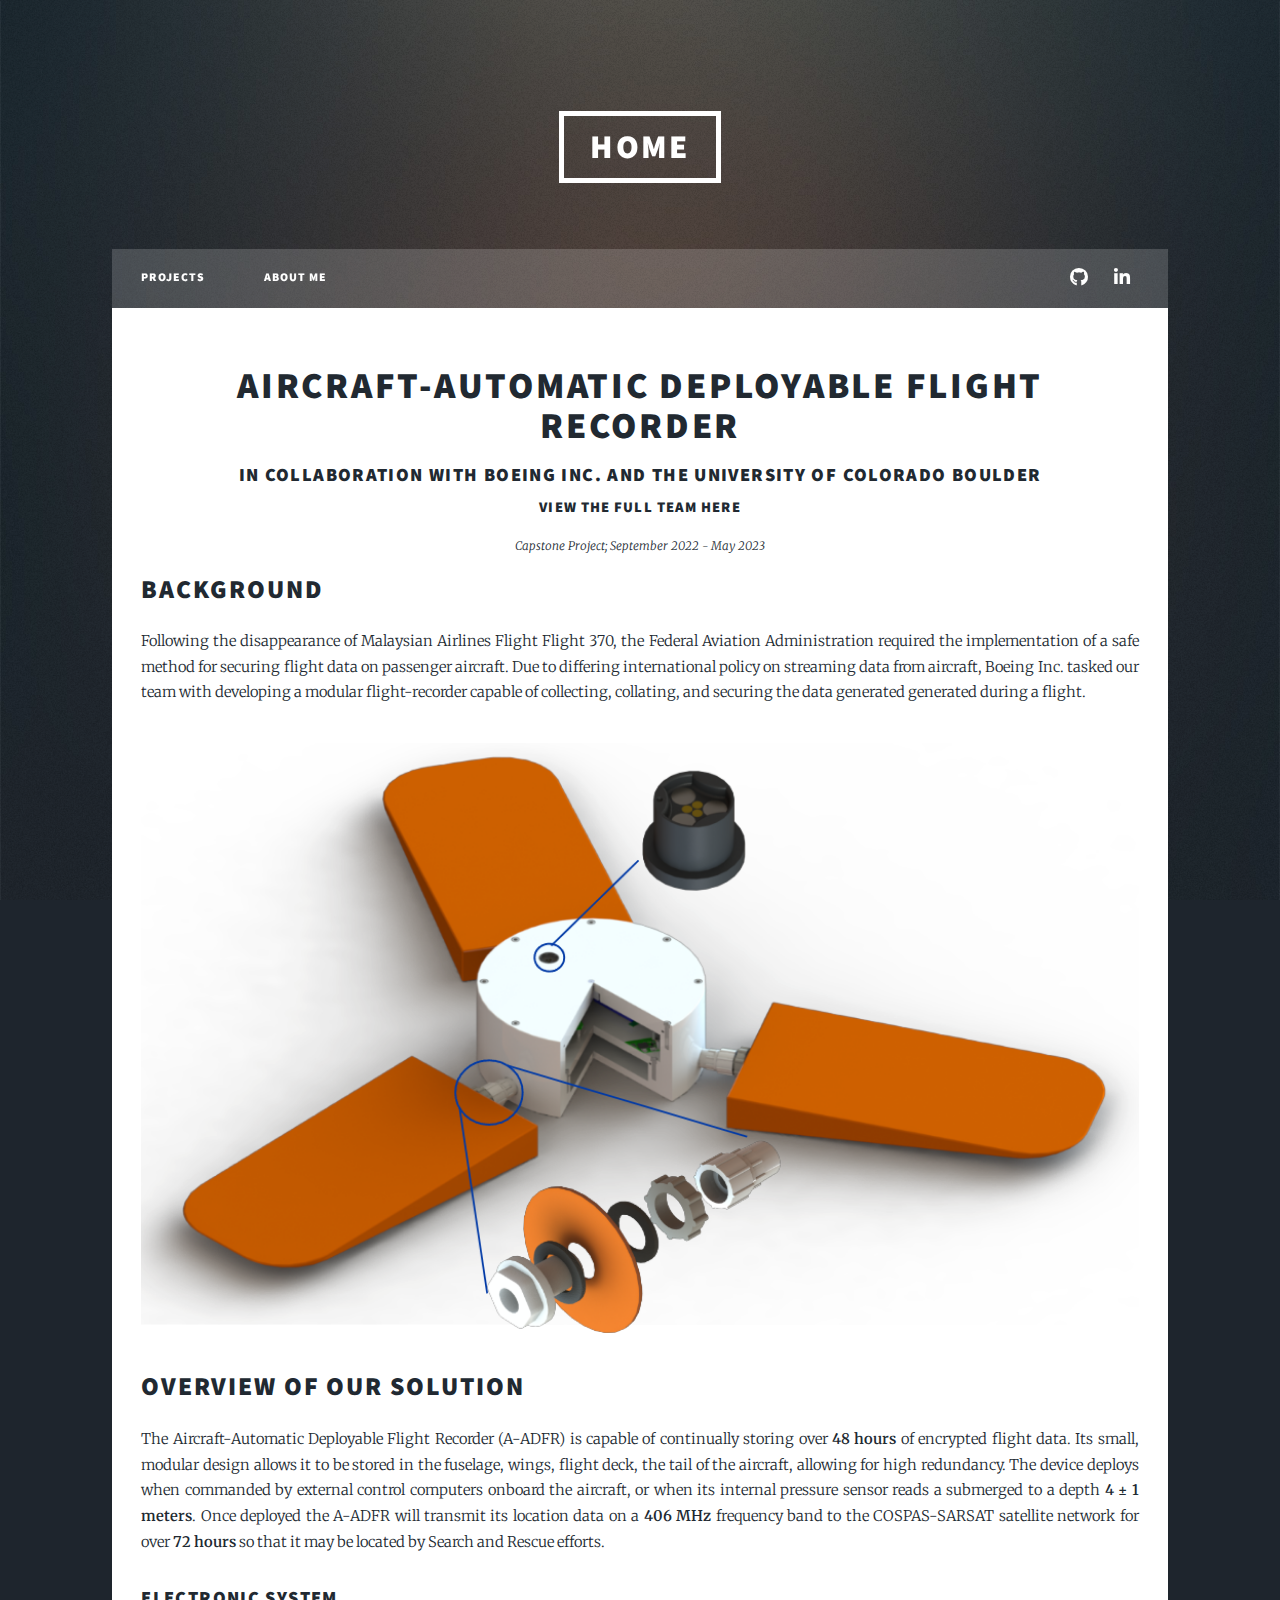
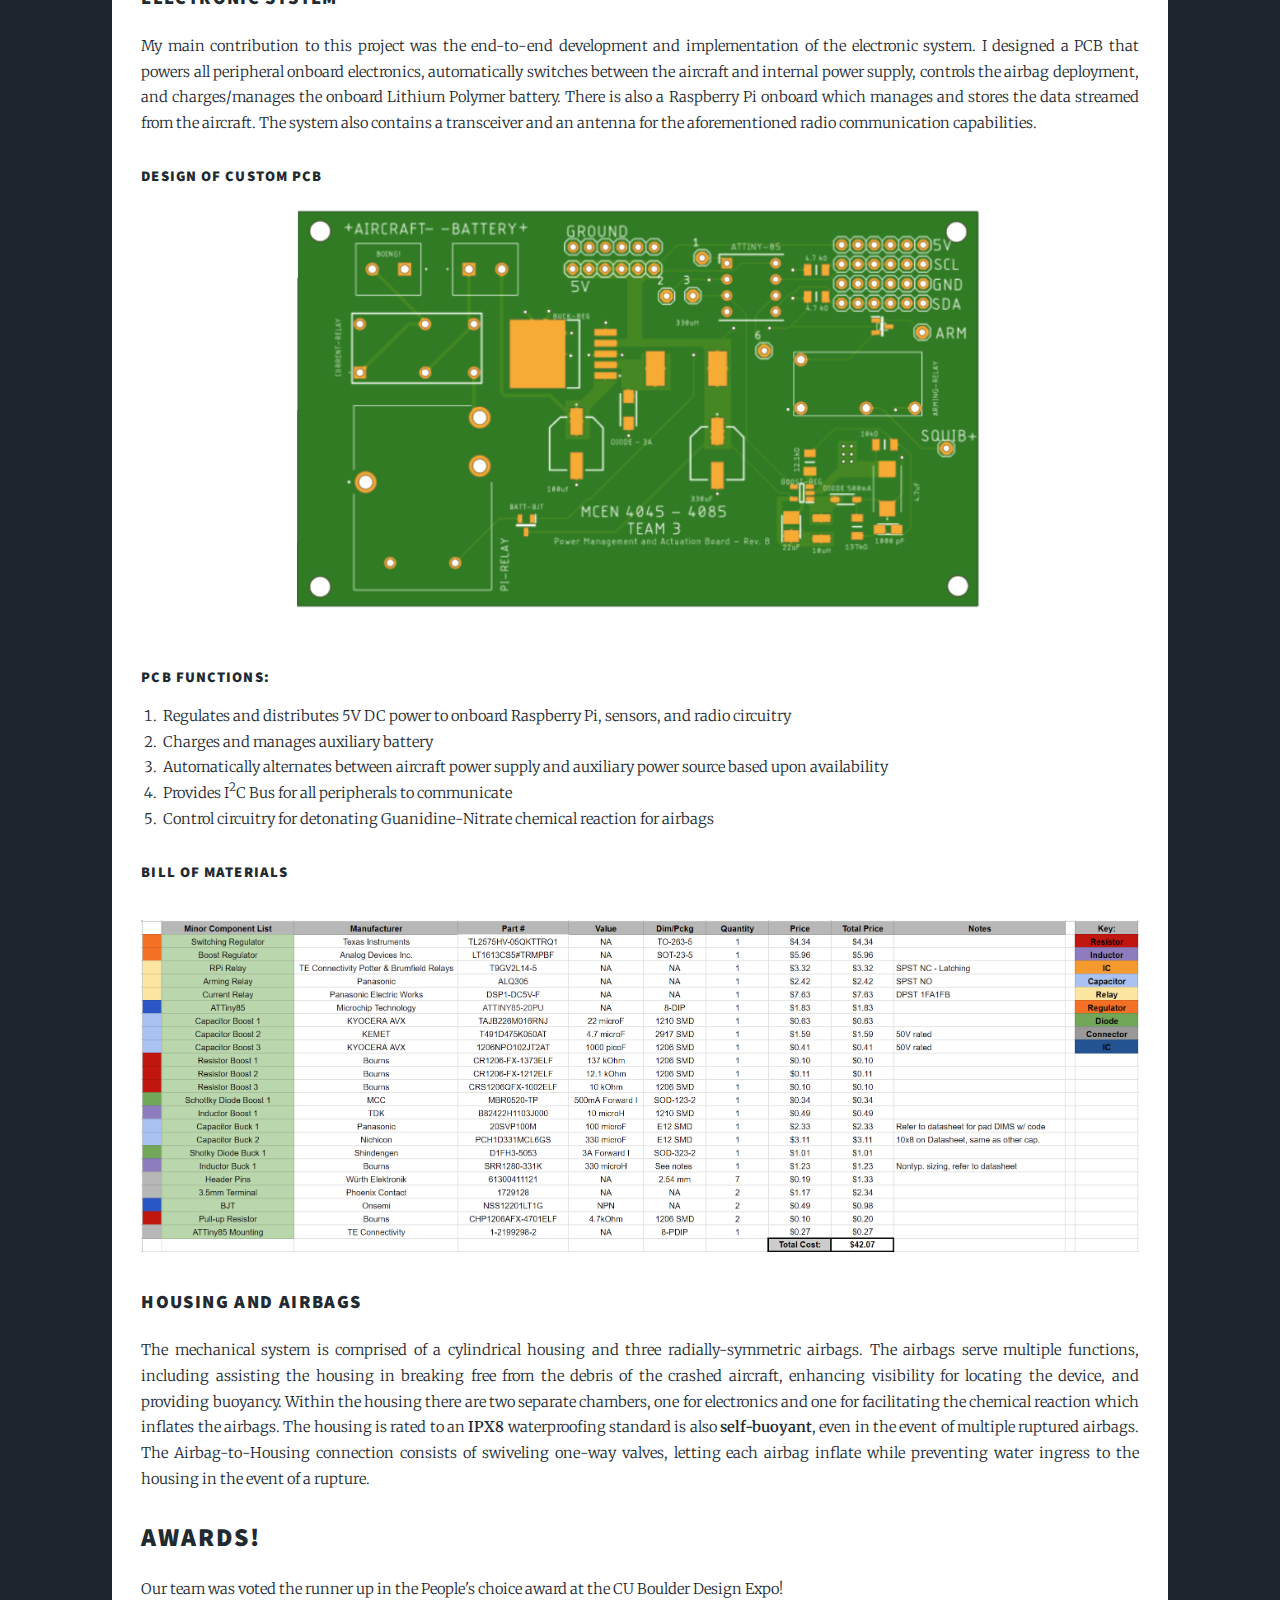
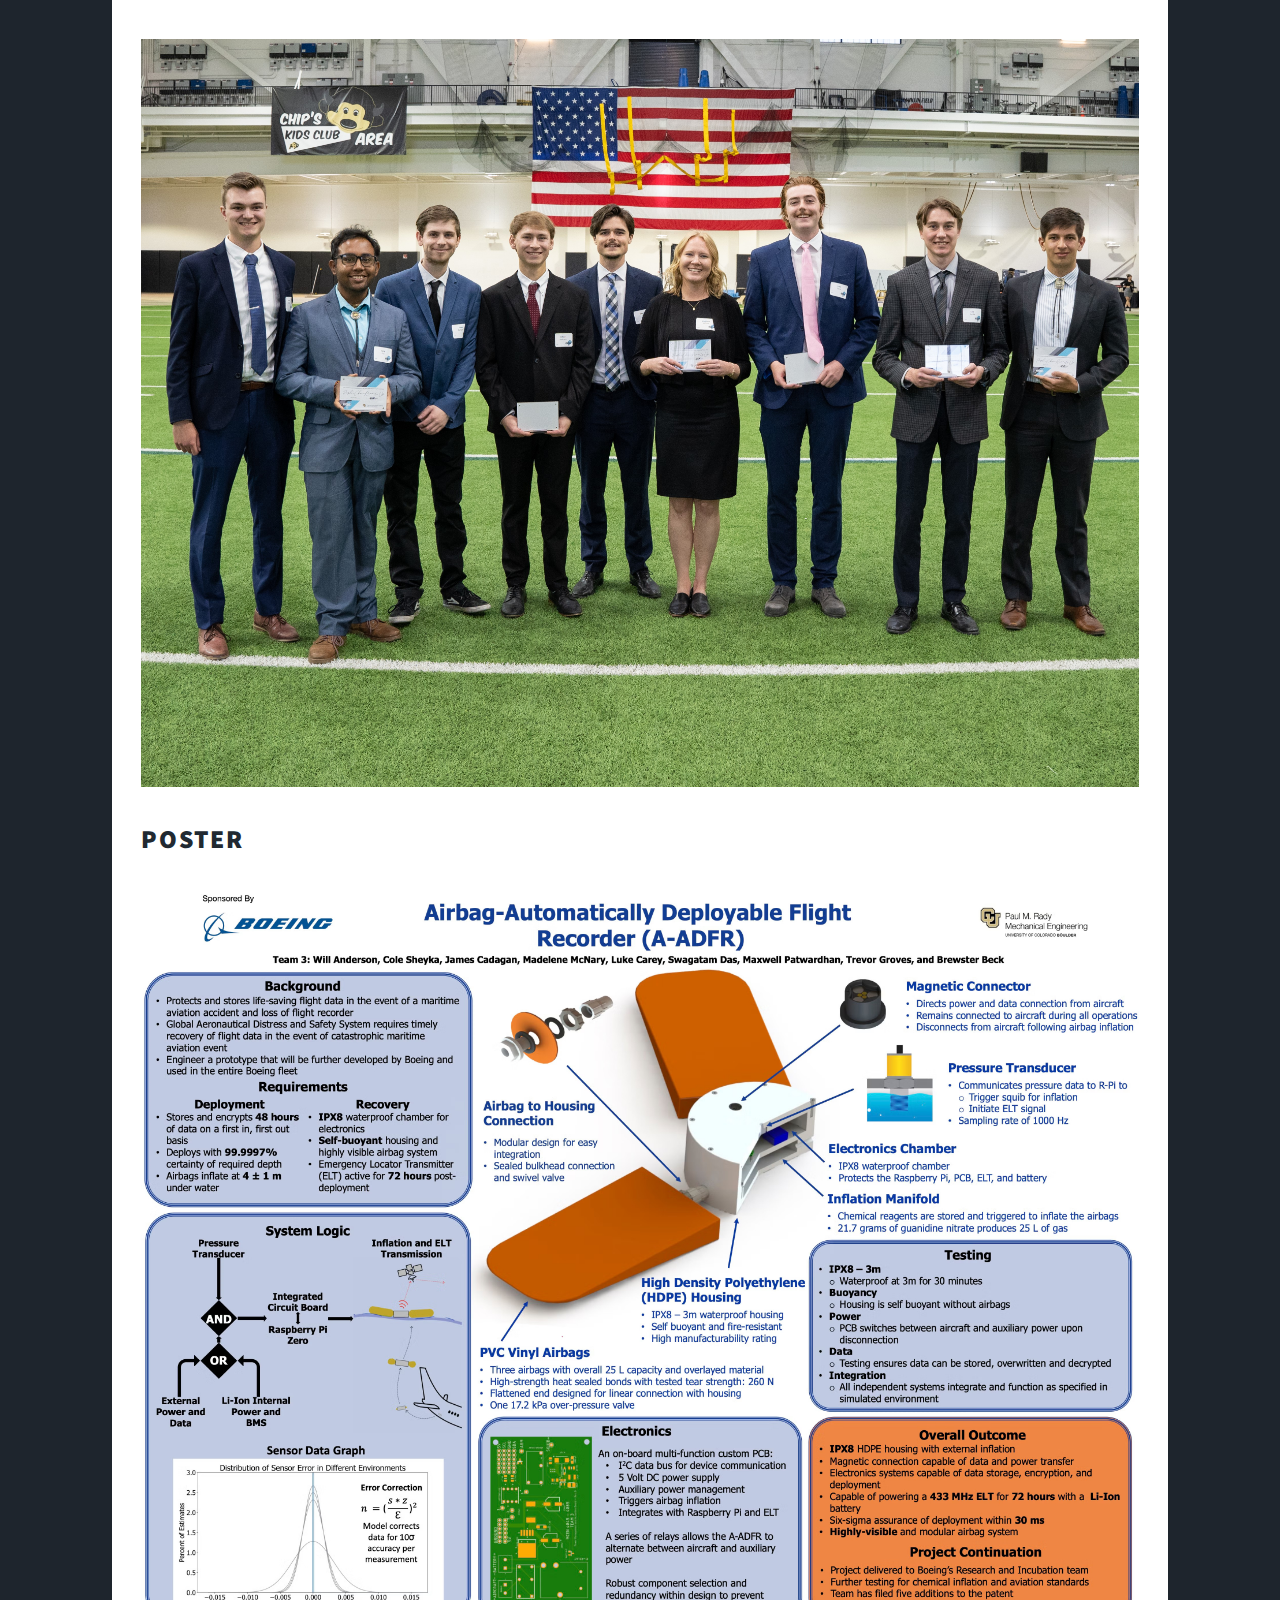
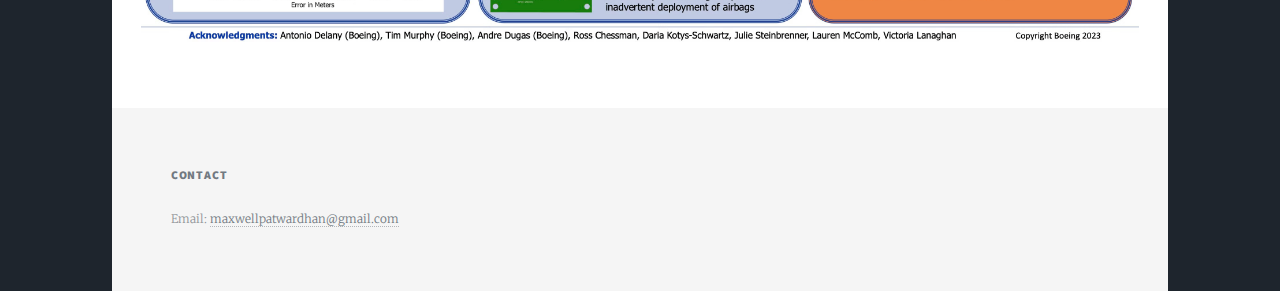
<file: aadfr.html>
<!DOCTYPE HTML>
<html>
<head>
    <title>MaxPatwardhan.github.io - Haptic/Robot Telemanipulation System</title>
    <link rel="icon" type="image/png" href="images/personal/icon.png">
    <meta charset="utf-8" />
    <meta name="viewport" content="width=device-width, initial-scale=1, user-scalable=no" />
    <link rel="stylesheet" href="assets/css/main.css" />
    <noscript><link rel="stylesheet" href="assets/css/noscript.css" /></noscript>
</head>
<body class="is-preload">

    <!-- Wrapper -->
    <div id="wrapper">

        <!-- Header -->
        <header id="header">
            <a href="index.html" class="logo">Home</a>
        </header>

        <!-- Nav -->
        <nav id="nav">
            <ul class="links">
                <li><a href="index.html">Projects</a></li>

                <li><a href="elements.html">About Me</a></li>
            </ul>
            <ul class="icons">
                <li><a href="https://github.com/MaxPatwardhan" class="icon brands fa-github"><span class="label">GitHub</span></a></li>
                <li><a href="https://www.linkedin.com/in/maxwell-patwardhan" class="icon brands alt fa-linkedin-in"><span class="label">LinkedIn</span></a></li>
            </ul>
        </nav>

        <!-- Main -->
        <div id="main">

            <!-- Post -->
            <section class="post">
                <header class="major">
                    <h2>Aircraft-Automatic Deployable Flight Recorder</h2>
                    <h3>In Collaboration with Boeing Inc. and the University of Colorado Boulder</h3>
                    <h4><a href = "https://www.colorado.edu/mechanical/team-03-airbag-automatically-deployable-flight-recorder">View the full team here</a></h4>
                    <p>Capstone Project; September 2022 - May 2023</p>
				</header>

                <h2>Background</h2>
                <p>
                    Following the disappearance of Malaysian Airlines Flight Flight 370, the Federal Aviation Administration
                    required the implementation of a safe method for securing flight data on passenger aircraft. Due to differing
                    international policy on streaming data from aircraft, Boeing Inc. tasked our team with developing a modular
                    flight-recorder capable of collecting, collating, and securing the data generated generated during a flight.
                </p>
                <span class="image fit"><img src="images/aadfr/bodyIndicator.png" alt="" /></span>

                <h2>Overview of Our Solution</h2>
                <p>
                    The Aircraft-Automatic Deployable Flight Recorder (A-ADFR) is capable of continually storing over <b>48 hours</b> 
                    of encrypted flight data. Its small, modular design allows it to be stored in the fuselage, wings, flight deck, the tail 
                    of the aircraft, allowing for high redundancy. The device deploys when commanded by external control computers onboard the aircraft, 
                    or when its internal pressure sensor reads a submerged to a depth <b>4 &plusmn; 1 meters</b>. Once deployed the A-ADFR will transmit
                    its location data on a <b>406 MHz</b> frequency band to the COSPAS-SARSAT satellite network for over <b>72 hours</b> so that it may 
                    be located by Search and Rescue efforts.
                </p>

                <h3>Electronic System</h3>
                <p>
                    My main contribution to this project was the end-to-end development and implementation of the electronic system. I designed a PCB
                    that powers all peripheral onboard electronics, automatically switches between the aircraft and internal power supply, controls 
                    the airbag deployment, and charges/manages the onboard Lithium Polymer battery. There is also a Raspberry Pi onboard which manages
                    and stores the data streamed from the aircraft. The system also contains a transceiver and an antenna for the aforementioned 
                    radio communication capabilities.
                </p>

                <h4>Design of Custom PCB</h4>
                <div style="text-align: center;">
                    <img src="images/aadfr/pcbCADrender.png" alt="" style="display: block; margin: 0 auto; max-width: 70%;" />
                </div>
                <p>
                    <br>
                </p>
                <h4>PCB Functions:</h4>
                <ol>
                    <li>Regulates and distributes 5V DC power to onboard Raspberry Pi, sensors, and radio circuitry</li>
                    <li>Charges and manages auxiliary battery</li>
                    <li>Automatically alternates between aircraft power supply and auxiliary power source based upon availability</li>
                    <li>Provides I<sup>2</sup>C Bus for all peripherals to communicate</li>
                    <li>Control circuitry for detonating Guanidine-Nitrate chemical reaction for airbags</li>
                </ol>

                <h4>Bill of Materials</h4>
                <span class="image fit"><img src="images/aadfr/BOM.png" alt="" /></span>
                <h3>Housing and Airbags</h3>
                <p>
                    The mechanical system is comprised of a cylindrical housing and three radially-symmetric airbags. The airbags serve 
                    multiple functions, including assisting the housing in breaking free from the debris of the crashed aircraft, enhancing 
                    visibility for locating the device, and providing buoyancy. Within the housing there are two separate chambers, one for 
                    electronics and one for facilitating the chemical reaction which inflates the airbags. The housing is rated to an <b>IPX8</b>
                    waterproofing standard is also <b>self-buoyant</b>, even in the event of multiple ruptured airbags. The Airbag-to-Housing connection
                    consists of swiveling one-way valves, letting each airbag inflate while preventing water ingress to the housing in the event of a 
                    rupture.
                </p>

                <h2>Awards!</h2>
                <p>Our team was voted the runner up in the People's choice award at the CU Boulder Design Expo!</p>
                <span class="image fit"><img src="images/aadfr/breslin.JPG" alt="" /></span>

                <h2>Poster</h2>
                 <span class="image fit"><img src="images/aadfr/poster.jpg" alt="" /></span>

            </section>

        </div>

        <!-- Footer -->
        <footer id="footer">
            <section>
                <h3>Contact</h3>
                <p>Email: <a href="mailto:maxwellpatwardhan@gmail.com">maxwellpatwardhan@gmail.com</a></p>
            </section>
        </footer>

    </div>

    <!-- Scripts -->
    <script src="assets/js/jquery.min.js"></script>
    <script src="assets/js/jquery.scrollex.min.js"></script>
    <script src="assets/js/jquery.scrolly.min.js"></script>
    <script src="assets/js/browser.min.js"></script>
    <script src="assets/js/breakpoints.min.js"></script>
    <script src="assets/js/util.js"></script>
    <script src="assets/js/main.js"></script>
    <script src="assets/js/slideshow.js"></script>

</body>
</html>
</file>
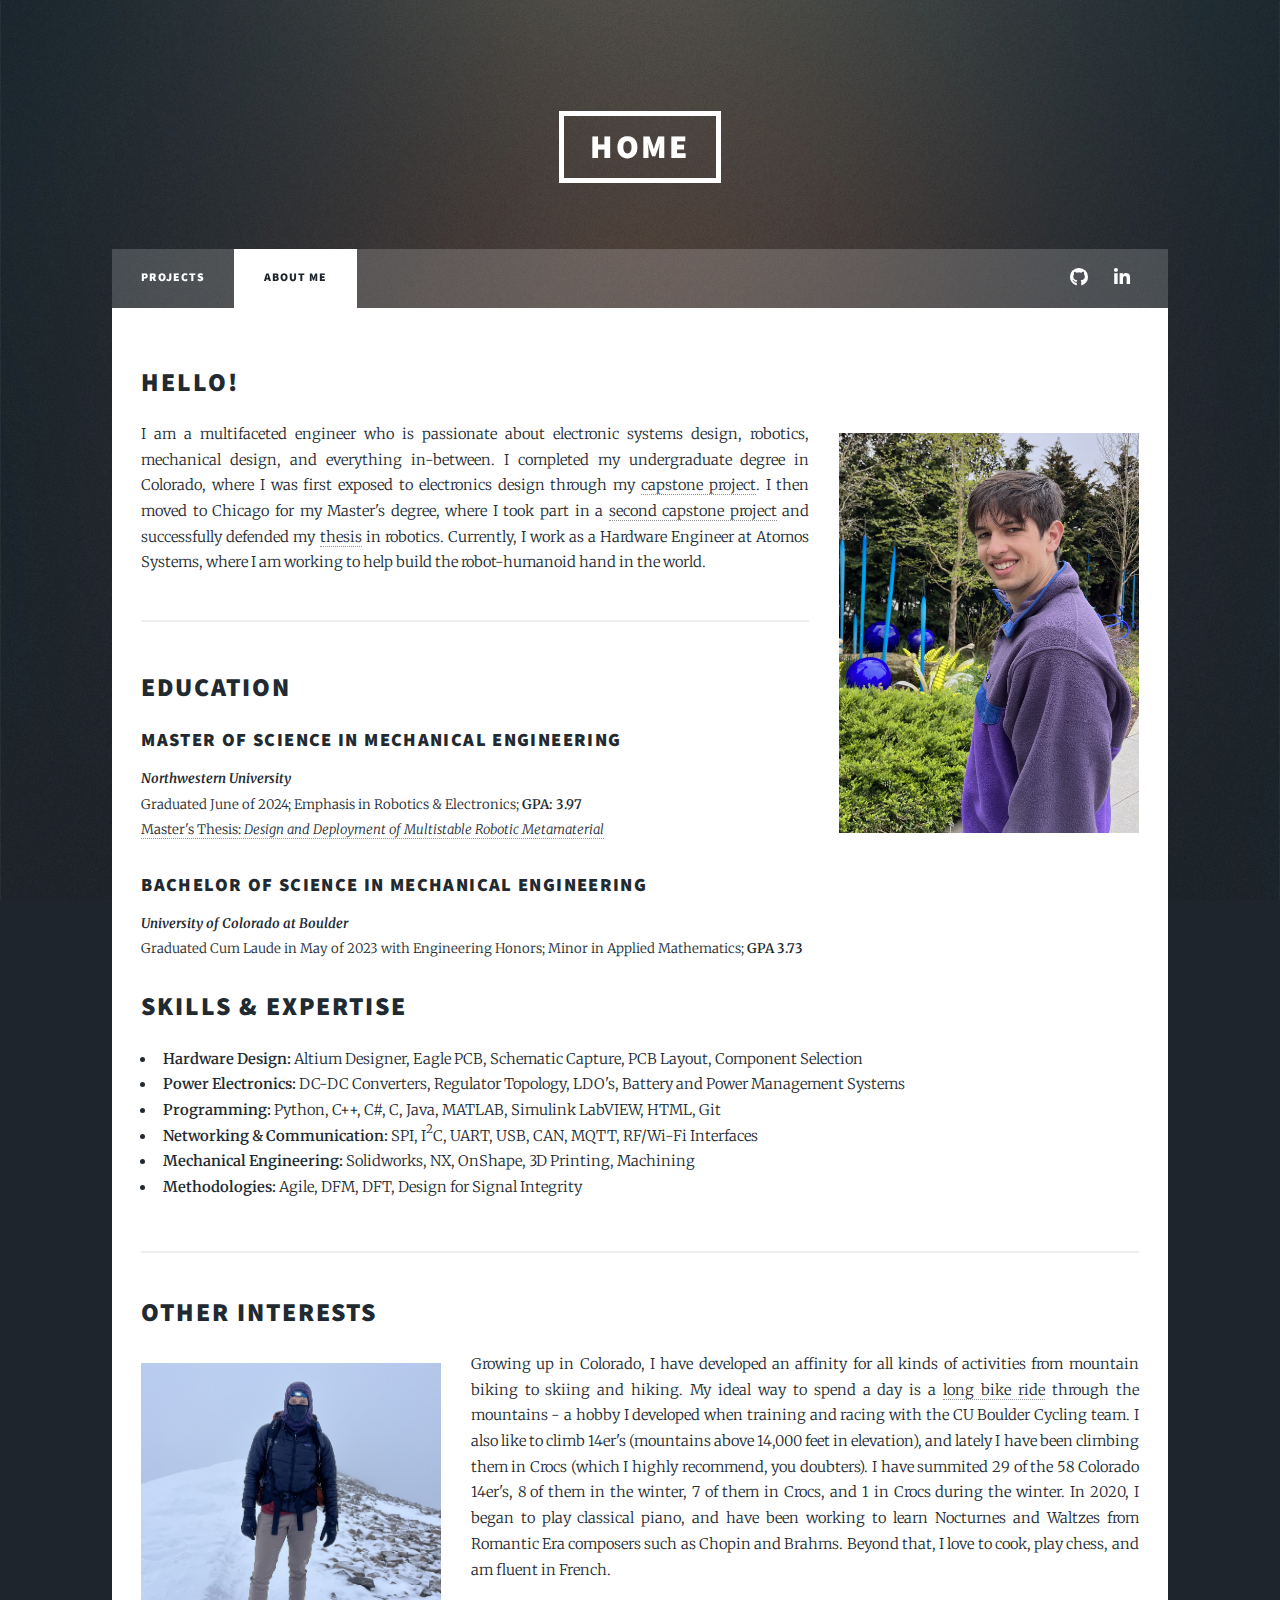
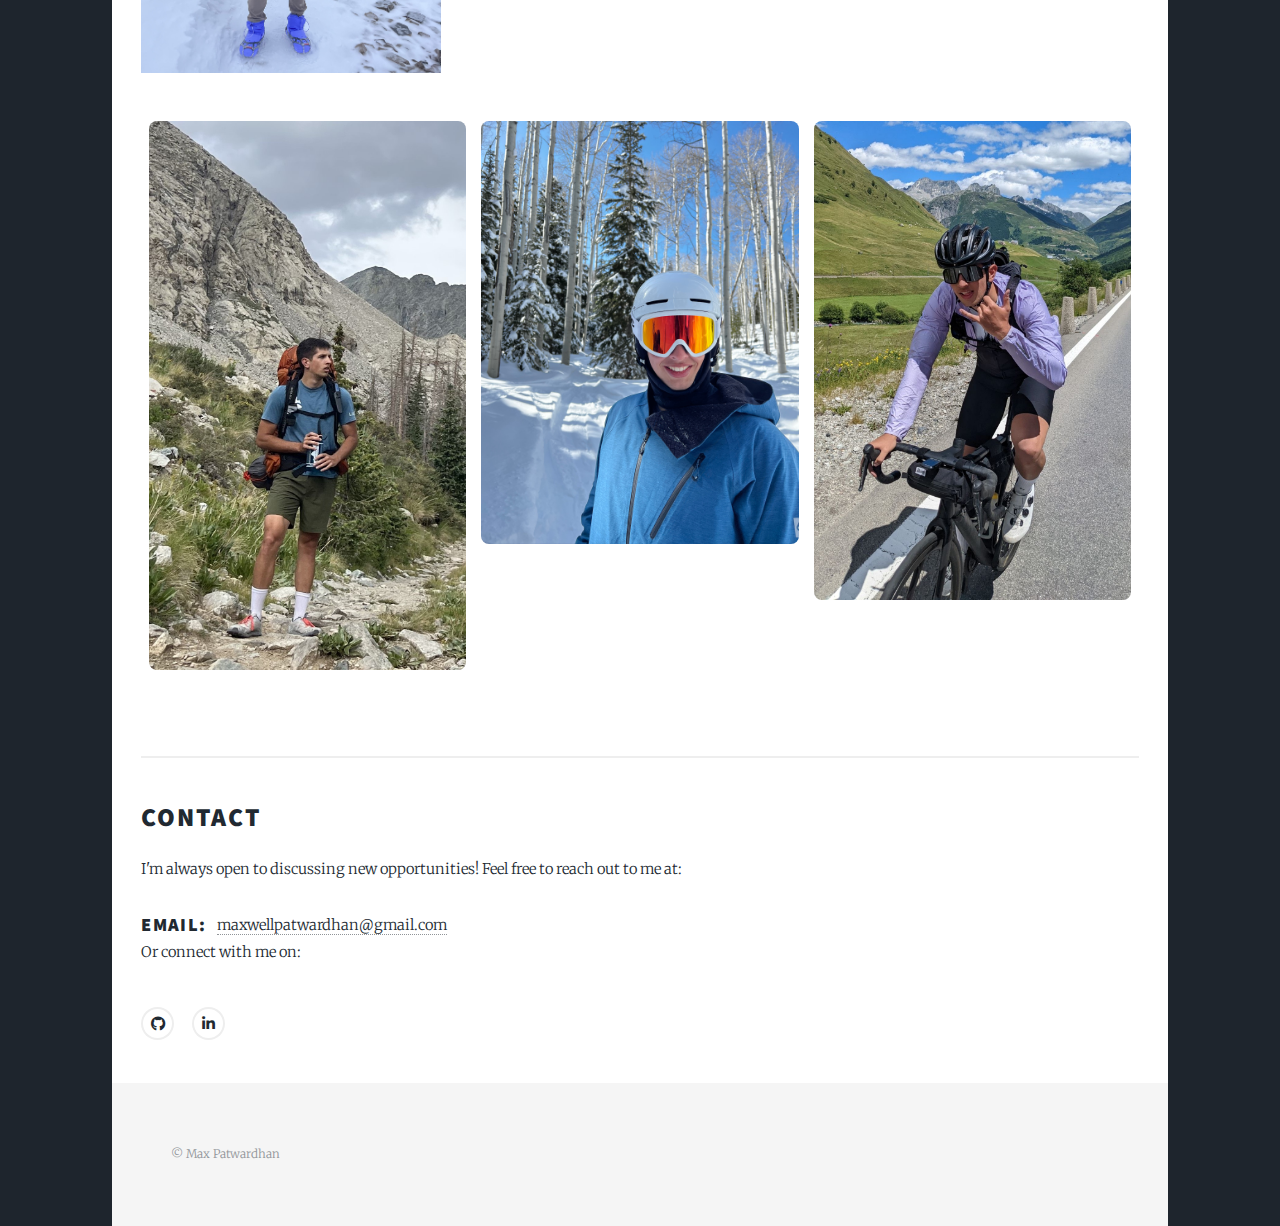
<file: elements.html>
<!DOCTYPE HTML>
<html>
	<head>
		<title>About Me - Max Patwardhan</title>
		<link rel="icon" type="image/png" href="images/personal/icon.png">
		<meta charset="utf-8" />
		<meta name="viewport" content="width=device-width, initial-scale=1, user-scalable=no" />
		<link rel="stylesheet" href="assets/css/main.css" />
		<noscript><link rel="stylesheet" href="assets/css/noscript.css" /></noscript>
	</head>
	<body class="is-preload">

		<!-- Wrapper -->
		<div id="wrapper">

			<!-- Header -->
			<header id="header">
				<a href="index.html" class="logo">Home</a>
			</header>

			<!-- Nav -->
			<nav id="nav">
				<ul class="links">
					<li><a href="index.html">Projects</a></li>
					<li class="active"><a href="about.html">About Me</a></li>
				</ul>
				<ul class="icons">
					<li><a href="https://github.com/MaxPatwardhan" class="icon brands fa-github"><span class="label">GitHub</span></a></li>
					<li><a href="https://www.linkedin.com/in/maxwell-patwardhan" class="icon brands fa-linkedin-in"><span class="label">LinkedIn</span></a></li>
				</ul>
			</nav>
			<div id="myPopup" class="popup">
				<div class="popup-content">
				  <span class="close-button">&times;</span>
				<h3>Not so good a listener, are you?</h3>
				<p>
					Or you have a distaste for authority. Either way, I respect it. <br>
					Enjoy your sub-optimal browsing experience 😉
				</p>
				</div>
			  </div>

			<!-- Main -->
			<div id="main">
				<section class="post">


					<!-- Introduction Section -->
					<section>
						<h2>Hello!</h2>
						<p><span class="image right"><img src="images/personal/8.jpg" alt="" style = "max-width: 300px;" /></span> I am a multifaceted engineer who is passionate about electronic systems design, robotics, 
							mechanical design, and everything in-between. I completed my undergraduate degree in Colorado, where I was first exposed to electronics design through my <a href="aadfr.html">capstone project</a>. I then moved to Chicago for my Master's degree, 
							where I took part in a <a href="rds.html">second capstone project</a> and successfully defended my <a href="metamaterial.html">thesis</a> in robotics. Currently, I work as a Hardware Engineer at Atomos Systems, where I am working to help build the
							robot-humanoid hand in the world.
						</p>
					</section>

					<hr/>

					<!-- Skills Section -->
					<section style="margin-top: 50px; margin-bottom: 50px;">
						<h2>Education </h2>
						<header>
							<h3>Master of Science in Mechanical Engineering</h3>
							<p><b>Northwestern University</b><br>
							<span style="font-style: normal;">Graduated June of 2024; Emphasis in Robotics &amp; Electronics; <b>GPA: 3.97</b></span><br>
							<span style="font-style: normal;"><a href="metamaterial.html">Master's Thesis: <i>Design and Deployment of Multistable Robotic Metamaterial</i></a></span></p>			
						</header>
						<header>
							<h3>Bachelor of Science in Mechanical Engineering</h3>
							<p><b>University of Colorado at Boulder</b><br>
							<span style="font-style: normal;">Graduated Cum Laude in May of 2023 with Engineering Honors; Minor in Applied Mathematics; <b>GPA 3.73</b></span></p>
						</header>
						
						<h2>Skills & Expertise</h2>
						<ul>
							<li><strong>Hardware Design: </strong> Altium Designer, Eagle PCB, Schematic Capture, PCB Layout, Component Selection</li>
							<li><strong>Power Electronics:</strong> DC-DC Converters, Regulator Topology, LDO's, Battery and Power Management Systems</li>
							<li><strong>Programming:</strong> Python, C++, C#, C, Java, MATLAB, Simulink LabVIEW, HTML, Git</li>
							<li><strong>Networking &amp; Communication:</strong> SPI, I<sup>2</sup>C, UART, USB, CAN, MQTT, RF/Wi-Fi Interfaces</li>
							<li><strong>Mechanical Engineering:</strong> Solidworks, NX, OnShape, 3D Printing, Machining</li>
							<li><strong>Methodologies:</strong> Agile, DFM, DFT, Design for Signal Integrity</li>
						</ul>
					</section>

					<hr />

					<section>
						<h2>Other Interests</h2>
						<p><span class="image left"><img src="images/personal/5.jpg" alt="" style="max-width: 300px; height: auto;" /></span> Growing up in Colorado, I have developed an affinity for all kinds of activities from mountain biking
						to skiing and hiking. My ideal way to spend a day is a <a href="https://www.strava.com/activities/5815931658/overview">long bike ride</a> through the mountains -
						a hobby I developed when training and racing with the CU Boulder Cycling team. I also like to climb 14er's (mountains above 14,000 feet in elevation), and 
						lately I have been climbing them in Crocs (which I highly recommend, you doubters). I have summited 29 of the 58 Colorado 14er's, 8 of them in the winter, 7 of them in Crocs,
						and 1 in Crocs during the winter. In 2020, I began to play classical piano, and have been working to learn Nocturnes and Waltzes from Romantic Era composers such as Chopin and Brahms.
						Beyond that, I love to cook, play chess, and am fluent in French.</p>		

					</section>
					<div style="clear: both;"></div>  

					<section id="gallery">
						<div class="image-grid">

						  <div class="image-item">
							<img src="images/personal/9.jpg" alt="Image 2">
						  </div>
						  <div class="image-item">
							<img src="images/personal/2.JPG" alt="Image 4">
						  </div>
						  <div class="image-item">
							<img src="images/personal/4.JPG" alt="Image 4">
						  </div>
						  <!-- Add more images as needed -->
						</div>
					  </section>

					<hr />

					<!-- Contact Section -->
					<section>
						<h2>Contact</h2>
						<p>I'm always open to discussing new opportunities! Feel free to reach out to me at:</p>
						<div style="display: flex; align-items: center; gap: 10px;">
							<h3 style="margin: 0;">Email:</h3>
							<p style="margin: 0;"><a href="mailto:maxwellpatwardhan@gmail.com">maxwellpatwardhan@gmail.com</a></p>
						</div>
						<p>Or connect with me on:</p>
						<ul class="icons alt" style="display: flex; gap: 10px; list-style: none; padding: 0; margin: 0;">
							<li><a href="https://github.com/MaxPatwardhan" class="icon brands alt fa-github"><span class="label">GitHub</span></a></li>
							<li><a href="https://www.linkedin.com/in/maxwell-patwardhan" class="icon brands alt fa-linkedin-in"><span class="label">LinkedIn</span></a></li>
						</ul>
					</section>
				</section>
			</div>

			<!-- Footer -->
			<footer id="footer">
				<section>
					<p>&copy; Max Patwardhan
				</section>
			</footer>

		</div>

		<!-- Scripts -->
		<script src="assets/js/jquery.min.js"></script>
		<script src="assets/js/jquery.scrollex.min.js"></script>
		<script src="assets/js/jquery.scrolly.min.js"></script>
		<script src="assets/js/browser.min.js"></script>
		<script src="assets/js/breakpoints.min.js"></script>
		<script src="assets/js/util.js"></script>
		<script src="assets/js/main.js"></script>
		<script src="assets/js/slideshow.js"></script>
		<script src="assets/js/popup1.js" defer></script>
	</body>
</html>
</file>
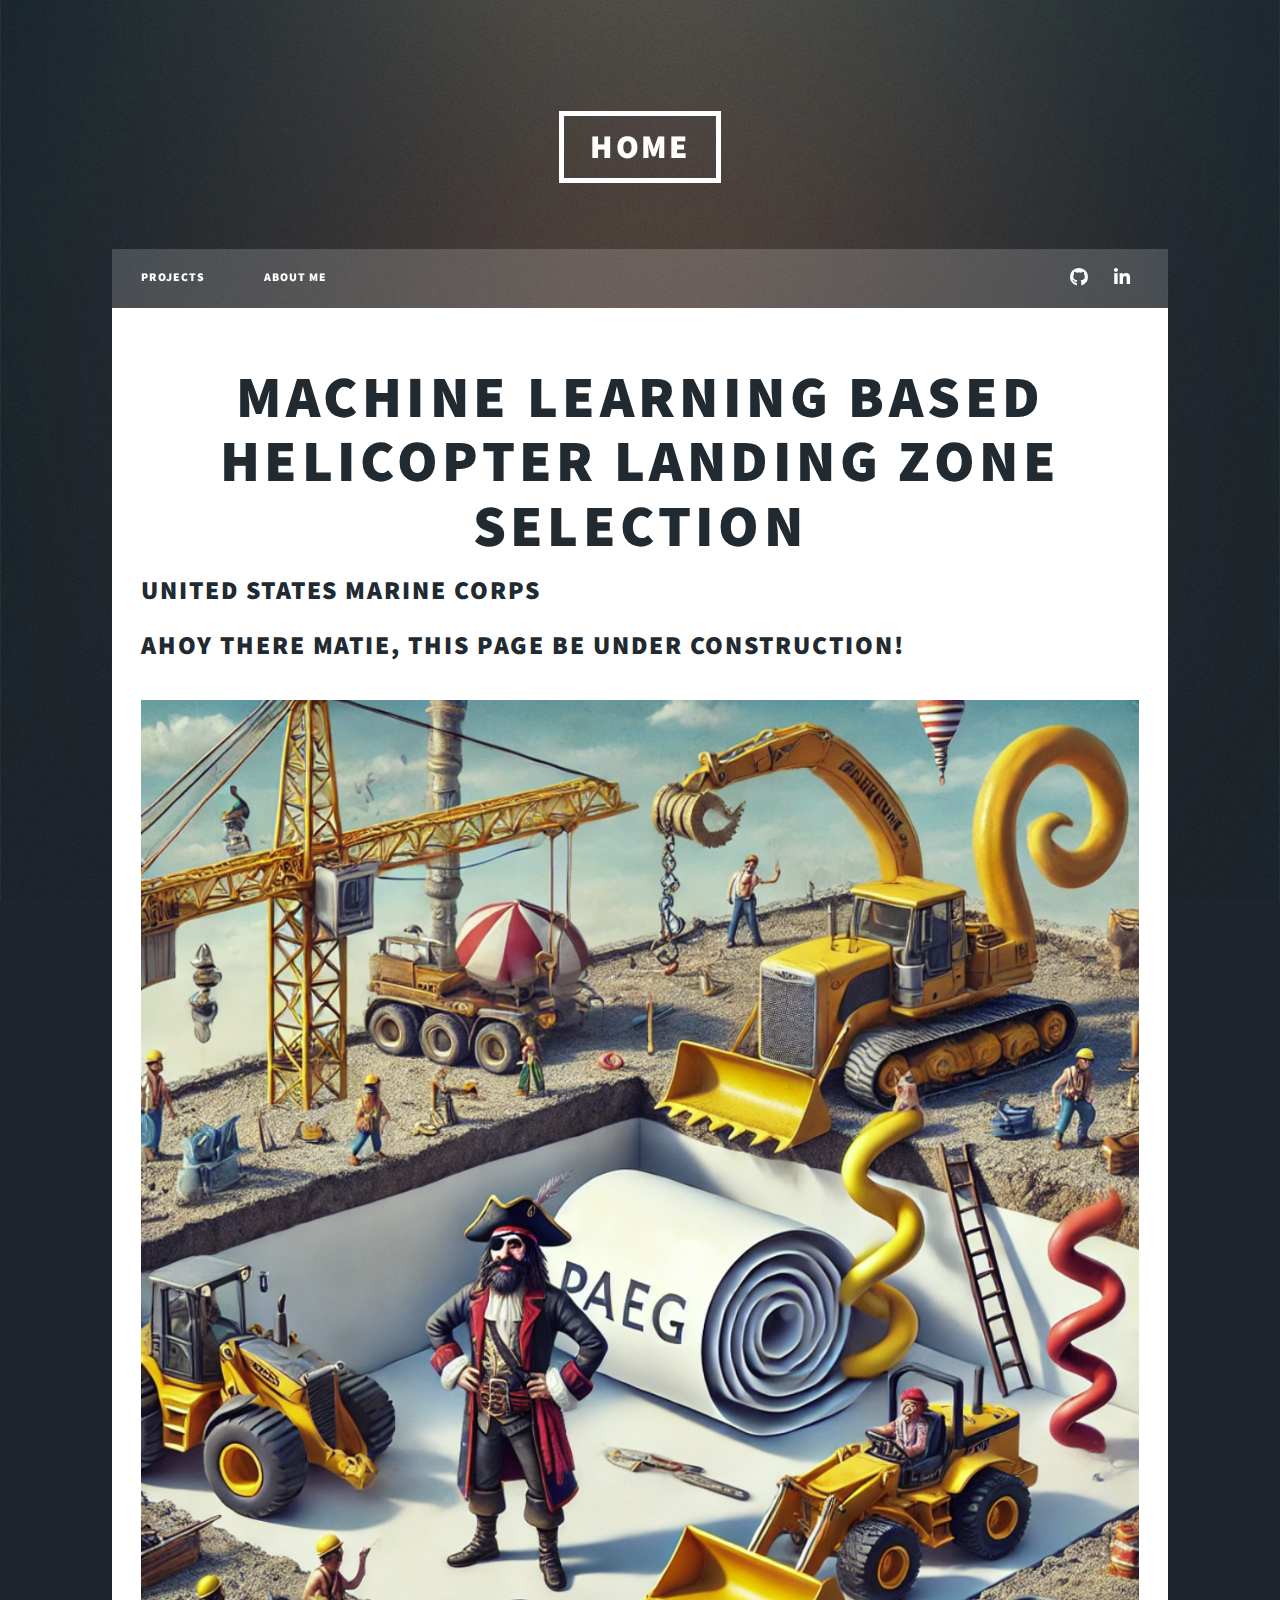
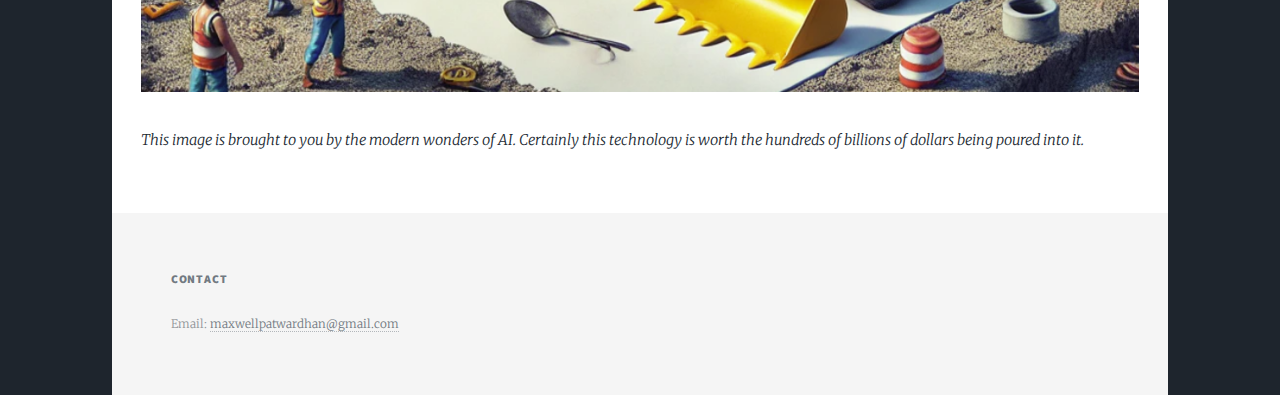
<file: hlz.html>
<!DOCTYPE HTML>
<html>
<head>
    <title>MaxPatwardhan.github.io - Haptic/Robot Telemanipulation System</title>
    <link rel="icon" type="image/png" href="images/personal/icon.png">
    <meta charset="utf-8" />
    <meta name="viewport" content="width=device-width, initial-scale=1, user-scalable=no" />
    <link rel="stylesheet" href="assets/css/main.css" />
    <noscript><link rel="stylesheet" href="assets/css/noscript.css" /></noscript>
</head>
<body class="is-preload">

    <!-- Wrapper -->
    <div id="wrapper">

        <!-- Header -->
        <header id="header">
            <a href="index.html" class="logo">Home</a>
        </header>

        <!-- Nav -->
        <nav id="nav">
            <ul class="links">
                <li><a href="index.html">Projects</a></li>

                <li><a href="elements.html">About Me</a></li>
            </ul>
            <ul class="icons">
                <li><a href="https://github.com/MaxPatwardhan" class="icon brands fa-github"><span class="label">GitHub</span></a></li>
                <li><a href="https://www.linkedin.com/in/maxwell-patwardhan" class="icon brands alt fa-linkedin-in"><span class="label">LinkedIn</span></a></li>
            </ul>
        </nav>

        <!-- Main -->
        <div id="main">

            <!-- Post -->
            <section class="post">
                <header class="major">
                    <h1>Machine Learning based Helicopter Landing Zone Selection</h1>
				</header>
                <h2>United States Marine Corps</h2>
                <h2>Ahoy there matie, this page be under construction!</h2>
                <span class="image fit"><img src="images/metamaterial/construction.png" alt="" /></span>
                <p><i>This image is brought to you by the modern wonders of AI. Certainly this technology is worth the hundreds of billions of dollars being poured into it.</i></p>

            </section>

        </div>

        <!-- Footer -->
        <footer id="footer">
            <section>
                <h3>Contact</h3>
                <p>Email: <a href="mailto:maxwellpatwardhan@gmail.com">maxwellpatwardhan@gmail.com</a></p>
            </section>
        </footer>

    </div>

    <!-- Scripts -->
    <script src="assets/js/jquery.min.js"></script>
    <script src="assets/js/jquery.scrollex.min.js"></script>
    <script src="assets/js/jquery.scrolly.min.js"></script>
    <script src="assets/js/browser.min.js"></script>
    <script src="assets/js/breakpoints.min.js"></script>
    <script src="assets/js/util.js"></script>
    <script src="assets/js/main.js"></script>
    <script src="assets/js/slideshow.js"></script>

</body>
</html>
</file>
<file: assets/css/main.css>
@import url(fontawesome-all.min.css);
@import url("https://fonts.googleapis.com/css?family=Merriweather:300,700,300italic,700italic|Source+Sans+Pro:900");

/*
	Massively by HTML5 UP
	html5up.net | @ajlkn
	Free for personal and commercial use under the CCA 3.0 license (html5up.net/license)
*/

html, body, div, span, applet, object,
iframe, h1, h2, h3, h4, h5, h6, p, blockquote,
pre, a, abbr, acronym, address, big, cite,
code, del, dfn, em, img, ins, kbd, q, s, samp,
small, strike, strong, sub, sup, tt, var, b,
u, i, center, dl, dt, dd, ol, ul, li, fieldset,
form, label, legend, table, caption, tbody,
tfoot, thead, tr, th, td, article, aside,
canvas, details, embed, figure, figcaption,
footer, header, hgroup, menu, nav, output, ruby,
section, summary, time, mark, audio, video {
	margin: 0;
	padding: 0;
	border: 0;
	font-size: 100%;
	font: inherit;
	vertical-align: baseline;}

article, aside, details, figcaption, figure,
footer, header, hgroup, menu, nav, section {
	display: block;}

body {
	line-height: 1;
}

ol, ul {
	list-style: none;
	line-height: 1.75rem;
}

blockquote, q {
	quotes: none;
}

	blockquote:before, blockquote:after, q:before, q:after {
		content: '';
		content: none;
	}

table {
	border-collapse: collapse;
	border-spacing: 0;
}

body {
	-webkit-text-size-adjust: none;
}

mark {
	background-color: transparent;
	color: inherit;
}

input::-moz-focus-inner {
	border: 0;
	padding: 0;
}

input, select, textarea {
	-moz-appearance: none;
	-webkit-appearance: none;
	-ms-appearance: none;
	appearance: none;
}

/* Basic */

	@-ms-viewport {
		width: device-width;
	}

	body {
		-ms-overflow-style: scrollbar;
	}

	@media screen and (max-width: 480px) {

		html, body {
			min-width: 320px;
		}

	}

	html {
		box-sizing: border-box;
	}

	*, *:before, *:after {
		box-sizing: inherit;
	}

	body {
		background-color: #1e252d;
	}

		body.is-preload *, body.is-preload *:before, body.is-preload *:after {
			-moz-animation: none !important;
			-webkit-animation: none !important;
			-ms-animation: none !important;
			animation: none !important;
			-moz-transition: none !important;
			-webkit-transition: none !important;
			-ms-transition: none !important;
			transition: none !important;
		}

/* Type */

	html {
		font-size: 16pt;
	}

		@media screen and (max-width: 1680px) {

			html {
				font-size: 12pt;
			}

		}

		@media screen and (max-width: 1280px) {

			html {
				font-size: 11pt;
			}

		}

		@media screen and (max-width: 360px) {

			html {
				font-size: 10pt;
			}

		}

	body {
		color: #212931;
	}

	body, input, select, textarea {
		font-family: "Merriweather", Georgia, serif;
		font-weight: 300;
		font-size: 1rem;
		line-height: 2.375;
	}

	a {
		-moz-transition: color 0.2s ease-in-out, background-color 0.2s ease-in-out, border-color 0.2s ease-in-out, box-shadow 0.2s ease-in-out;
		-webkit-transition: color 0.2s ease-in-out, background-color 0.2s ease-in-out, border-color 0.2s ease-in-out, box-shadow 0.2s ease-in-out;
		-ms-transition: color 0.2s ease-in-out, background-color 0.2s ease-in-out, border-color 0.2s ease-in-out, box-shadow 0.2s ease-in-out;
		transition: color 0.2s ease-in-out, background-color 0.2s ease-in-out, border-color 0.2s ease-in-out, box-shadow 0.2s ease-in-out;
		border-bottom: dotted 1px;
		text-decoration: none;
	}

		a:hover {
			border-bottom-color: transparent;
		}

	strong, b {
		font-weight: 600;
	}

	em, i {
		font-style: italic;
	}

	p {
		text-align: justify;
		margin: 0 0 2rem 0;
		line-height: 1.75rem;
	}

	h1, h2, h3, h4, h5, h6 {
		font-family: "Source Sans Pro", Helvetica, sans-serif;
		font-weight: 900;
		line-height: 1.5;
		letter-spacing: 0.075em;
		text-transform: uppercase;
		margin: 0 0 1rem 0;
	}

		h1 a, h2 a, h3 a, h4 a, h5 a, h6 a {
			border-bottom: 0;
			color: inherit;
			text-decoration: none;
		}

	h1 {
		font-size: 4rem;
		line-height: 1.1;
		margin: 0 0 2rem 0;
	}

	h2 {
		font-size: 1.75rem;
		line-height: 1.3;
		margin: 0 0 1.5rem 0;
	}

	h3 {
		font-size: 1.25rem;
		margin: 0 0 1.5rem 0;
	}

	h4 {
		font-size: 1rem;
	}

	h5 {
		font-size: 0.9rem;
	}

	h6 {
		font-size: 0.8rem;
	}

	sub {
		font-size: 0.8rem;
		position: relative;
		top: 0.5rem;
	}

	sup {
		font-size: 0.8rem;
		position: relative;
		top: -0.5rem;
	}

	blockquote {
		border-left: solid 4px;
		font-style: italic;
		margin: 0 0 2rem 0;
		padding: 0.5rem 0 0.5rem 2rem;
	}

	code {
		border: solid 2px;
		font-family: "Courier New", monospace;
		font-size: 0.9rem;
		margin: 0 0.25rem;
		padding: 0.25rem 0.65rem;
	}

	pre {
		-webkit-overflow-scrolling: touch;
		font-family: "Courier New", monospace;
		font-size: 0.9rem;
		margin: 0 0 2rem 0;
	}

		pre code {
			display: block;
			line-height: 1.75;
			padding: 1rem 1.5rem;
			overflow-x: auto;
		}

	hr {
		border: 0;
		border-bottom: solid 2px;
		margin: 3rem 0;
	}

		hr.major {
			margin: 5rem 0;
		}

	.align-left {
		text-align: left;
	}

	.align-center {
		text-align: center;
	}

	.align-right {
		text-align: right;
	}

	input, select, textarea {
		color: #212931;
	}

	a {
		color: #212931;
		border-bottom-color: rgba(33, 41, 49, 0.5);
	}

		a:hover {
			border-bottom-color: transparent;
			color: #18bfef !important;
		}

	strong, b {
		color: #212931;
	}

	h1, h2, h3, h4, h5, h6 {
		color: #212931;
	}

	blockquote {
		border-left-color: #eeeeee;
	}

	code {
		background: rgba(220, 220, 220, 0.25);
		border-color: #eeeeee;
	}

	hr {
		border-bottom-color: #eeeeee;
	}

/* Row */

	.row {
		display: flex;
		flex-wrap: wrap;
		box-sizing: border-box;
		align-items: stretch;
	}

		.row > * {
			box-sizing: border-box;
		}

		.row.gtr-uniform > * > :last-child {
			margin-bottom: 0;
		}

		.row.aln-left {
			justify-content: flex-start;
		}

		.row.aln-center {
			justify-content: center;
		}

		.row.aln-right {
			justify-content: flex-end;
		}

		.row.aln-top {
			align-items: flex-start;
		}

		.row.aln-middle {
			align-items: center;
		}

		.row.aln-bottom {
			align-items: flex-end;
		}

		.row > .imp {
			order: -1;
		}

		.row > .col-1 {
			width: 8.33333%;
		}

		.row > .off-1 {
			margin-left: 8.33333%;
		}

		.row > .col-2 {
			width: 16.66667%;
		}

		.row > .off-2 {
			margin-left: 16.66667%;
		}

		.row > .col-3 {
			width: 25%;
		}

		.row > .off-3 {
			margin-left: 25%;
		}

		.row > .col-4 {
			width: 33.33333%;
		}

		.row > .off-4 {
			margin-left: 33.33333%;
		}

		.row > .col-5 {
			width: 41.66667%;
		}

		.row > .off-5 {
			margin-left: 41.66667%;
		}

		.row > .col-6 {
			width: 50%;
		}

		.row > .off-6 {
			margin-left: 50%;
		}

		.row > .col-7 {
			width: 58.33333%;
		}

		.row > .off-7 {
			margin-left: 58.33333%;
		}

		.row > .col-8 {
			width: 66.66667%;
		}

		.row > .off-8 {
			margin-left: 66.66667%;
		}

		.row > .col-9 {
			width: 75%;
		}

		.row > .off-9 {
			margin-left: 75%;
		}

		.row > .col-10 {
			width: 83.33333%;
		}

		.row > .off-10 {
			margin-left: 83.33333%;
		}

		.row > .col-11 {
			width: 91.66667%;
		}

		.row > .off-11 {
			margin-left: 91.66667%;
		}

		.row > .col-12 {
			width: 100%;
		}

		.row > .off-12 {
			margin-left: 100%;
		}

		.row.gtr-0 {
			margin-top: 0;
			margin-left: 0rem;
		}

			.row.gtr-0 > * {
				padding: 0 0 0 0rem;
			}

			.row.gtr-0.gtr-uniform {
				margin-top: 0rem;
			}

				.row.gtr-0.gtr-uniform > * {
					padding-top: 0rem;
				}

		.row.gtr-25 {
			margin-top: 0;
			margin-left: -0.375rem;
		}

			.row.gtr-25 > * {
				padding: 0 0 0 0.375rem;
			}

			.row.gtr-25.gtr-uniform {
				margin-top: -0.375rem;
			}

				.row.gtr-25.gtr-uniform > * {
					padding-top: 0.375rem;
				}

		.row.gtr-50 {
			margin-top: 0;
			margin-left: -0.75rem;
		}

			.row.gtr-50 > * {
				padding: 0 0 0 0.75rem;
			}

			.row.gtr-50.gtr-uniform {
				margin-top: -0.75rem;
			}

				.row.gtr-50.gtr-uniform > * {
					padding-top: 0.75rem;
				}

		.row {
			margin-top: 0;
			margin-left: -1.5rem;
		}

			.row > * {
				padding: 0 0 0 1.5rem;
			}

			.row.gtr-uniform {
				margin-top: -1.5rem;
			}

				.row.gtr-uniform > * {
					padding-top: 1.5rem;
				}

		.row.gtr-150 {
			margin-top: 0;
			margin-left: -2.25rem;
		}

			.row.gtr-150 > * {
				padding: 0 0 0 2.25rem;
			}

			.row.gtr-150.gtr-uniform {
				margin-top: -2.25rem;
			}

				.row.gtr-150.gtr-uniform > * {
					padding-top: 2.25rem;
				}

		.row.gtr-200 {
			margin-top: 0;
			margin-left: -3rem;
		}

			.row.gtr-200 > * {
				padding: 0 0 0 3rem;
			}

			.row.gtr-200.gtr-uniform {
				margin-top: -3rem;
			}

				.row.gtr-200.gtr-uniform > * {
					padding-top: 3rem;
				}

		@media screen and (max-width: 1680px) {

			.row {
				display: flex;
				flex-wrap: wrap;
				box-sizing: border-box;
				align-items: stretch;
			}

				.row > * {
					box-sizing: border-box;
				}

				.row.gtr-uniform > * > :last-child {
					margin-bottom: 0;
				}

				.row.aln-left {
					justify-content: flex-start;
				}

				.row.aln-center {
					justify-content: center;
				}

				.row.aln-right {
					justify-content: flex-end;
				}

				.row.aln-top {
					align-items: flex-start;
				}

				.row.aln-middle {
					align-items: center;
				}

				.row.aln-bottom {
					align-items: flex-end;
				}

				.row > .imp-xlarge {
					order: -1;
				}

				.row > .col-1-xlarge {
					width: 8.33333%;
				}

				.row > .off-1-xlarge {
					margin-left: 8.33333%;
				}

				.row > .col-2-xlarge {
					width: 16.66667%;
				}

				.row > .off-2-xlarge {
					margin-left: 16.66667%;
				}

				.row > .col-3-xlarge {
					width: 25%;
				}

				.row > .off-3-xlarge {
					margin-left: 25%;
				}

				.row > .col-4-xlarge {
					width: 33.33333%;
				}

				.row > .off-4-xlarge {
					margin-left: 33.33333%;
				}

				.row > .col-5-xlarge {
					width: 41.66667%;
				}

				.row > .off-5-xlarge {
					margin-left: 41.66667%;
				}

				.row > .col-6-xlarge {
					width: 50%;
				}

				.row > .off-6-xlarge {
					margin-left: 50%;
				}

				.row > .col-7-xlarge {
					width: 58.33333%;
				}

				.row > .off-7-xlarge {
					margin-left: 58.33333%;
				}

				.row > .col-8-xlarge {
					width: 66.66667%;
				}

				.row > .off-8-xlarge {
					margin-left: 66.66667%;
				}

				.row > .col-9-xlarge {
					width: 75%;
				}

				.row > .off-9-xlarge {
					margin-left: 75%;
				}

				.row > .col-10-xlarge {
					width: 83.33333%;
				}

				.row > .off-10-xlarge {
					margin-left: 83.33333%;
				}

				.row > .col-11-xlarge {
					width: 91.66667%;
				}

				.row > .off-11-xlarge {
					margin-left: 91.66667%;
				}

				.row > .col-12-xlarge {
					width: 100%;
				}

				.row > .off-12-xlarge {
					margin-left: 100%;
				}

				.row.gtr-0 {
					margin-top: 0;
					margin-left: 0rem;
				}

					.row.gtr-0 > * {
						padding: 0 0 0 0rem;
					}

					.row.gtr-0.gtr-uniform {
						margin-top: 0rem;
					}

						.row.gtr-0.gtr-uniform > * {
							padding-top: 0rem;
						}

				.row.gtr-25 {
					margin-top: 0;
					margin-left: -0.375rem;
				}

					.row.gtr-25 > * {
						padding: 0 0 0 0.375rem;
					}

					.row.gtr-25.gtr-uniform {
						margin-top: -0.375rem;
					}

						.row.gtr-25.gtr-uniform > * {
							padding-top: 0.375rem;
						}

				.row.gtr-50 {
					margin-top: 0;
					margin-left: -0.75rem;
				}

					.row.gtr-50 > * {
						padding: 0 0 0 0.75rem;
					}

					.row.gtr-50.gtr-uniform {
						margin-top: -0.75rem;
					}

						.row.gtr-50.gtr-uniform > * {
							padding-top: 0.75rem;
						}

				.row {
					margin-top: 0;
					margin-left: -1.5rem;
				}

					.row > * {
						padding: 0 0 0 1.5rem;
					}

					.row.gtr-uniform {
						margin-top: -1.5rem;
					}

						.row.gtr-uniform > * {
							padding-top: 1.5rem;
						}

				.row.gtr-150 {
					margin-top: 0;
					margin-left: -2.25rem;
				}

					.row.gtr-150 > * {
						padding: 0 0 0 2.25rem;
					}

					.row.gtr-150.gtr-uniform {
						margin-top: -2.25rem;
					}

						.row.gtr-150.gtr-uniform > * {
							padding-top: 2.25rem;
						}

				.row.gtr-200 {
					margin-top: 0;
					margin-left: -3rem;
				}

					.row.gtr-200 > * {
						padding: 0 0 0 3rem;
					}

					.row.gtr-200.gtr-uniform {
						margin-top: -3rem;
					}

						.row.gtr-200.gtr-uniform > * {
							padding-top: 3rem;
						}

		}

		@media screen and (max-width: 1280px) {

			.row {
				display: flex;
				flex-wrap: wrap;
				box-sizing: border-box;
				align-items: stretch;
			}

				.row > * {
					box-sizing: border-box;
				}

				.row.gtr-uniform > * > :last-child {
					margin-bottom: 0;
				}

				.row.aln-left {
					justify-content: flex-start;
				}

				.row.aln-center {
					justify-content: center;
				}

				.row.aln-right {
					justify-content: flex-end;
				}

				.row.aln-top {
					align-items: flex-start;
				}

				.row.aln-middle {
					align-items: center;
				}

				.row.aln-bottom {
					align-items: flex-end;
				}

				.row > .imp-large {
					order: -1;
				}

				.row > .col-1-large {
					width: 8.33333%;
				}

				.row > .off-1-large {
					margin-left: 8.33333%;
				}

				.row > .col-2-large {
					width: 16.66667%;
				}

				.row > .off-2-large {
					margin-left: 16.66667%;
				}

				.row > .col-3-large {
					width: 25%;
				}

				.row > .off-3-large {
					margin-left: 25%;
				}

				.row > .col-4-large {
					width: 33.33333%;
				}

				.row > .off-4-large {
					margin-left: 33.33333%;
				}

				.row > .col-5-large {
					width: 41.66667%;
				}

				.row > .off-5-large {
					margin-left: 41.66667%;
				}

				.row > .col-6-large {
					width: 50%;
				}

				.row > .off-6-large {
					margin-left: 50%;
				}

				.row > .col-7-large {
					width: 58.33333%;
				}

				.row > .off-7-large {
					margin-left: 58.33333%;
				}

				.row > .col-8-large {
					width: 66.66667%;
				}

				.row > .off-8-large {
					margin-left: 66.66667%;
				}

				.row > .col-9-large {
					width: 75%;
				}

				.row > .off-9-large {
					margin-left: 75%;
				}

				.row > .col-10-large {
					width: 83.33333%;
				}

				.row > .off-10-large {
					margin-left: 83.33333%;
				}

				.row > .col-11-large {
					width: 91.66667%;
				}

				.row > .off-11-large {
					margin-left: 91.66667%;
				}

				.row > .col-12-large {
					width: 100%;
				}

				.row > .off-12-large {
					margin-left: 100%;
				}

				.row.gtr-0 {
					margin-top: 0;
					margin-left: 0rem;
				}

					.row.gtr-0 > * {
						padding: 0 0 0 0rem;
					}

					.row.gtr-0.gtr-uniform {
						margin-top: 0rem;
					}

						.row.gtr-0.gtr-uniform > * {
							padding-top: 0rem;
						}

				.row.gtr-25 {
					margin-top: 0;
					margin-left: -0.375rem;
				}

					.row.gtr-25 > * {
						padding: 0 0 0 0.375rem;
					}

					.row.gtr-25.gtr-uniform {
						margin-top: -0.375rem;
					}

						.row.gtr-25.gtr-uniform > * {
							padding-top: 0.375rem;
						}

				.row.gtr-50 {
					margin-top: 0;
					margin-left: -0.75rem;
				}

					.row.gtr-50 > * {
						padding: 0 0 0 0.75rem;
					}

					.row.gtr-50.gtr-uniform {
						margin-top: -0.75rem;
					}

						.row.gtr-50.gtr-uniform > * {
							padding-top: 0.75rem;
						}

				.row {
					margin-top: 0;
					margin-left: -1.5rem;
				}

					.row > * {
						padding: 0 0 0 1.5rem;
					}

					.row.gtr-uniform {
						margin-top: -1.5rem;
					}

						.row.gtr-uniform > * {
							padding-top: 1.5rem;
						}

				.row.gtr-150 {
					margin-top: 0;
					margin-left: -2.25rem;
				}

					.row.gtr-150 > * {
						padding: 0 0 0 2.25rem;
					}

					.row.gtr-150.gtr-uniform {
						margin-top: -2.25rem;
					}

						.row.gtr-150.gtr-uniform > * {
							padding-top: 2.25rem;
						}

				.row.gtr-200 {
					margin-top: 0;
					margin-left: -3rem;
				}

					.row.gtr-200 > * {
						padding: 0 0 0 3rem;
					}

					.row.gtr-200.gtr-uniform {
						margin-top: -3rem;
					}

						.row.gtr-200.gtr-uniform > * {
							padding-top: 3rem;
						}

		}

		@media screen and (max-width: 980px) {

			.row {
				display: flex;
				flex-wrap: wrap;
				box-sizing: border-box;
				align-items: stretch;
			}

				.row > * {
					box-sizing: border-box;
				}

				.row.gtr-uniform > * > :last-child {
					margin-bottom: 0;
				}

				.row.aln-left {
					justify-content: flex-start;
				}

				.row.aln-center {
					justify-content: center;
				}

				.row.aln-right {
					justify-content: flex-end;
				}

				.row.aln-top {
					align-items: flex-start;
				}

				.row.aln-middle {
					align-items: center;
				}

				.row.aln-bottom {
					align-items: flex-end;
				}

				.row > .imp-medium {
					order: -1;
				}

				.row > .col-1-medium {
					width: 8.33333%;
				}

				.row > .off-1-medium {
					margin-left: 8.33333%;
				}

				.row > .col-2-medium {
					width: 16.66667%;
				}

				.row > .off-2-medium {
					margin-left: 16.66667%;
				}

				.row > .col-3-medium {
					width: 25%;
				}

				.row > .off-3-medium {
					margin-left: 25%;
				}

				.row > .col-4-medium {
					width: 33.33333%;
				}

				.row > .off-4-medium {
					margin-left: 33.33333%;
				}

				.row > .col-5-medium {
					width: 41.66667%;
				}

				.row > .off-5-medium {
					margin-left: 41.66667%;
				}

				.row > .col-6-medium {
					width: 50%;
				}

				.row > .off-6-medium {
					margin-left: 50%;
				}

				.row > .col-7-medium {
					width: 58.33333%;
				}

				.row > .off-7-medium {
					margin-left: 58.33333%;
				}

				.row > .col-8-medium {
					width: 66.66667%;
				}

				.row > .off-8-medium {
					margin-left: 66.66667%;
				}

				.row > .col-9-medium {
					width: 75%;
				}

				.row > .off-9-medium {
					margin-left: 75%;
				}

				.row > .col-10-medium {
					width: 83.33333%;
				}

				.row > .off-10-medium {
					margin-left: 83.33333%;
				}

				.row > .col-11-medium {
					width: 91.66667%;
				}

				.row > .off-11-medium {
					margin-left: 91.66667%;
				}

				.row > .col-12-medium {
					width: 100%;
				}

				.row > .off-12-medium {
					margin-left: 100%;
				}

				.row.gtr-0 {
					margin-top: 0;
					margin-left: 0rem;
				}

					.row.gtr-0 > * {
						padding: 0 0 0 0rem;
					}

					.row.gtr-0.gtr-uniform {
						margin-top: 0rem;
					}

						.row.gtr-0.gtr-uniform > * {
							padding-top: 0rem;
						}

				.row.gtr-25 {
					margin-top: 0;
					margin-left: -0.375rem;
				}

					.row.gtr-25 > * {
						padding: 0 0 0 0.375rem;
					}

					.row.gtr-25.gtr-uniform {
						margin-top: -0.375rem;
					}

						.row.gtr-25.gtr-uniform > * {
							padding-top: 0.375rem;
						}

				.row.gtr-50 {
					margin-top: 0;
					margin-left: -0.75rem;
				}

					.row.gtr-50 > * {
						padding: 0 0 0 0.75rem;
					}

					.row.gtr-50.gtr-uniform {
						margin-top: -0.75rem;
					}

						.row.gtr-50.gtr-uniform > * {
							padding-top: 0.75rem;
						}

				.row {
					margin-top: 0;
					margin-left: -1.5rem;
				}

					.row > * {
						padding: 0 0 0 1.5rem;
					}

					.row.gtr-uniform {
						margin-top: -1.5rem;
					}

						.row.gtr-uniform > * {
							padding-top: 1.5rem;
						}

				.row.gtr-150 {
					margin-top: 0;
					margin-left: -2.25rem;
				}

					.row.gtr-150 > * {
						padding: 0 0 0 2.25rem;
					}

					.row.gtr-150.gtr-uniform {
						margin-top: -2.25rem;
					}

						.row.gtr-150.gtr-uniform > * {
							padding-top: 2.25rem;
						}

				.row.gtr-200 {
					margin-top: 0;
					margin-left: -3rem;
				}

					.row.gtr-200 > * {
						padding: 0 0 0 3rem;
					}

					.row.gtr-200.gtr-uniform {
						margin-top: -3rem;
					}

						.row.gtr-200.gtr-uniform > * {
							padding-top: 3rem;
						}

		}

		@media screen and (max-width: 736px) {

			.row {
				display: flex;
				flex-wrap: wrap;
				box-sizing: border-box;
				align-items: stretch;
			}

				.row > * {
					box-sizing: border-box;
				}

				.row.gtr-uniform > * > :last-child {
					margin-bottom: 0;
				}

				.row.aln-left {
					justify-content: flex-start;
				}

				.row.aln-center {
					justify-content: center;
				}

				.row.aln-right {
					justify-content: flex-end;
				}

				.row.aln-top {
					align-items: flex-start;
				}

				.row.aln-middle {
					align-items: center;
				}

				.row.aln-bottom {
					align-items: flex-end;
				}

				.row > .imp-small {
					order: -1;
				}

				.row > .col-1-small {
					width: 8.33333%;
				}

				.row > .off-1-small {
					margin-left: 8.33333%;
				}

				.row > .col-2-small {
					width: 16.66667%;
				}

				.row > .off-2-small {
					margin-left: 16.66667%;
				}

				.row > .col-3-small {
					width: 25%;
				}

				.row > .off-3-small {
					margin-left: 25%;
				}

				.row > .col-4-small {
					width: 33.33333%;
				}

				.row > .off-4-small {
					margin-left: 33.33333%;
				}

				.row > .col-5-small {
					width: 41.66667%;
				}

				.row > .off-5-small {
					margin-left: 41.66667%;
				}

				.row > .col-6-small {
					width: 50%;
				}

				.row > .off-6-small {
					margin-left: 50%;
				}

				.row > .col-7-small {
					width: 58.33333%;
				}

				.row > .off-7-small {
					margin-left: 58.33333%;
				}

				.row > .col-8-small {
					width: 66.66667%;
				}

				.row > .off-8-small {
					margin-left: 66.66667%;
				}

				.row > .col-9-small {
					width: 75%;
				}

				.row > .off-9-small {
					margin-left: 75%;
				}

				.row > .col-10-small {
					width: 83.33333%;
				}

				.row > .off-10-small {
					margin-left: 83.33333%;
				}

				.row > .col-11-small {
					width: 91.66667%;
				}

				.row > .off-11-small {
					margin-left: 91.66667%;
				}

				.row > .col-12-small {
					width: 100%;
				}

				.row > .off-12-small {
					margin-left: 100%;
				}

				.row.gtr-0 {
					margin-top: 0;
					margin-left: 0rem;
				}

					.row.gtr-0 > * {
						padding: 0 0 0 0rem;
					}

					.row.gtr-0.gtr-uniform {
						margin-top: 0rem;
					}

						.row.gtr-0.gtr-uniform > * {
							padding-top: 0rem;
						}

				.row.gtr-25 {
					margin-top: 0;
					margin-left: -0.375rem;
				}

					.row.gtr-25 > * {
						padding: 0 0 0 0.375rem;
					}

					.row.gtr-25.gtr-uniform {
						margin-top: -0.375rem;
					}

						.row.gtr-25.gtr-uniform > * {
							padding-top: 0.375rem;
						}

				.row.gtr-50 {
					margin-top: 0;
					margin-left: -0.75rem;
				}

					.row.gtr-50 > * {
						padding: 0 0 0 0.75rem;
					}

					.row.gtr-50.gtr-uniform {
						margin-top: -0.75rem;
					}

						.row.gtr-50.gtr-uniform > * {
							padding-top: 0.75rem;
						}

				.row {
					margin-top: 0;
					margin-left: -1.5rem;
				}

					.row > * {
						padding: 0 0 0 1.5rem;
					}

					.row.gtr-uniform {
						margin-top: -1.5rem;
					}

						.row.gtr-uniform > * {
							padding-top: 1.5rem;
						}

				.row.gtr-150 {
					margin-top: 0;
					margin-left: -2.25rem;
				}

					.row.gtr-150 > * {
						padding: 0 0 0 2.25rem;
					}

					.row.gtr-150.gtr-uniform {
						margin-top: -2.25rem;
					}

						.row.gtr-150.gtr-uniform > * {
							padding-top: 2.25rem;
						}

				.row.gtr-200 {
					margin-top: 0;
					margin-left: -3rem;
				}

					.row.gtr-200 > * {
						padding: 0 0 0 3rem;
					}

					.row.gtr-200.gtr-uniform {
						margin-top: -3rem;
					}

						.row.gtr-200.gtr-uniform > * {
							padding-top: 3rem;
						}

		}

		@media screen and (max-width: 480px) {

			.row {
				display: flex;
				flex-wrap: wrap;
				box-sizing: border-box;
				align-items: stretch;
			}

				.row > * {
					box-sizing: border-box;
				}

				.row.gtr-uniform > * > :last-child {
					margin-bottom: 0;
				}

				.row.aln-left {
					justify-content: flex-start;
				}

				.row.aln-center {
					justify-content: center;
				}

				.row.aln-right {
					justify-content: flex-end;
				}

				.row.aln-top {
					align-items: flex-start;
				}

				.row.aln-middle {
					align-items: center;
				}

				.row.aln-bottom {
					align-items: flex-end;
				}

				.row > .imp-xsmall {
					order: -1;
				}

				.row > .col-1-xsmall {
					width: 8.33333%;
				}

				.row > .off-1-xsmall {
					margin-left: 8.33333%;
				}

				.row > .col-2-xsmall {
					width: 16.66667%;
				}

				.row > .off-2-xsmall {
					margin-left: 16.66667%;
				}

				.row > .col-3-xsmall {
					width: 25%;
				}

				.row > .off-3-xsmall {
					margin-left: 25%;
				}

				.row > .col-4-xsmall {
					width: 33.33333%;
				}

				.row > .off-4-xsmall {
					margin-left: 33.33333%;
				}

				.row > .col-5-xsmall {
					width: 41.66667%;
				}

				.row > .off-5-xsmall {
					margin-left: 41.66667%;
				}

				.row > .col-6-xsmall {
					width: 50%;
				}

				.row > .off-6-xsmall {
					margin-left: 50%;
				}

				.row > .col-7-xsmall {
					width: 58.33333%;
				}

				.row > .off-7-xsmall {
					margin-left: 58.33333%;
				}

				.row > .col-8-xsmall {
					width: 66.66667%;
				}

				.row > .off-8-xsmall {
					margin-left: 66.66667%;
				}

				.row > .col-9-xsmall {
					width: 75%;
				}

				.row > .off-9-xsmall {
					margin-left: 75%;
				}

				.row > .col-10-xsmall {
					width: 83.33333%;
				}

				.row > .off-10-xsmall {
					margin-left: 83.33333%;
				}

				.row > .col-11-xsmall {
					width: 91.66667%;
				}

				.row > .off-11-xsmall {
					margin-left: 91.66667%;
				}

				.row > .col-12-xsmall {
					width: 100%;
				}

				.row > .off-12-xsmall {
					margin-left: 100%;
				}

				.row.gtr-0 {
					margin-top: 0;
					margin-left: 0rem;
				}

					.row.gtr-0 > * {
						padding: 0 0 0 0rem;
					}

					.row.gtr-0.gtr-uniform {
						margin-top: 0rem;
					}

						.row.gtr-0.gtr-uniform > * {
							padding-top: 0rem;
						}

				.row.gtr-25 {
					margin-top: 0;
					margin-left: -0.375rem;
				}

					.row.gtr-25 > * {
						padding: 0 0 0 0.375rem;
					}

					.row.gtr-25.gtr-uniform {
						margin-top: -0.375rem;
					}

						.row.gtr-25.gtr-uniform > * {
							padding-top: 0.375rem;
						}

				.row.gtr-50 {
					margin-top: 0;
					margin-left: -0.75rem;
				}

					.row.gtr-50 > * {
						padding: 0 0 0 0.75rem;
					}

					.row.gtr-50.gtr-uniform {
						margin-top: -0.75rem;
					}

						.row.gtr-50.gtr-uniform > * {
							padding-top: 0.75rem;
						}

				.row {
					margin-top: 0;
					margin-left: -1.5rem;
				}

					.row > * {
						padding: 0 0 0 1.5rem;
					}

					.row.gtr-uniform {
						margin-top: -1.5rem;
					}

						.row.gtr-uniform > * {
							padding-top: 1.5rem;
						}

				.row.gtr-150 {
					margin-top: 0;
					margin-left: -2.25rem;
				}

					.row.gtr-150 > * {
						padding: 0 0 0 2.25rem;
					}

					.row.gtr-150.gtr-uniform {
						margin-top: -2.25rem;
					}

						.row.gtr-150.gtr-uniform > * {
							padding-top: 2.25rem;
						}

				.row.gtr-200 {
					margin-top: 0;
					margin-left: -3rem;
				}

					.row.gtr-200 > * {
						padding: 0 0 0 3rem;
					}

					.row.gtr-200.gtr-uniform {
						margin-top: -3rem;
					}

						.row.gtr-200.gtr-uniform > * {
							padding-top: 3rem;
						}

		}

		@media screen and (max-width: 360px) {

			.row {
				display: flex;
				flex-wrap: wrap;
				box-sizing: border-box;
				align-items: stretch;
			}

				.row > * {
					box-sizing: border-box;
				}

				.row.gtr-uniform > * > :last-child {
					margin-bottom: 0;
				}

				.row.aln-left {
					justify-content: flex-start;
				}

				.row.aln-center {
					justify-content: center;
				}

				.row.aln-right {
					justify-content: flex-end;
				}

				.row.aln-top {
					align-items: flex-start;
				}

				.row.aln-middle {
					align-items: center;
				}

				.row.aln-bottom {
					align-items: flex-end;
				}

				.row > .imp-xxsmall {
					order: -1;
				}

				.row > .col-1-xxsmall {
					width: 8.33333%;
				}

				.row > .off-1-xxsmall {
					margin-left: 8.33333%;
				}

				.row > .col-2-xxsmall {
					width: 16.66667%;
				}

				.row > .off-2-xxsmall {
					margin-left: 16.66667%;
				}

				.row > .col-3-xxsmall {
					width: 25%;
				}

				.row > .off-3-xxsmall {
					margin-left: 25%;
				}

				.row > .col-4-xxsmall {
					width: 33.33333%;
				}

				.row > .off-4-xxsmall {
					margin-left: 33.33333%;
				}

				.row > .col-5-xxsmall {
					width: 41.66667%;
				}

				.row > .off-5-xxsmall {
					margin-left: 41.66667%;
				}

				.row > .col-6-xxsmall {
					width: 50%;
				}

				.row > .off-6-xxsmall {
					margin-left: 50%;
				}

				.row > .col-7-xxsmall {
					width: 58.33333%;
				}

				.row > .off-7-xxsmall {
					margin-left: 58.33333%;
				}

				.row > .col-8-xxsmall {
					width: 66.66667%;
				}

				.row > .off-8-xxsmall {
					margin-left: 66.66667%;
				}

				.row > .col-9-xxsmall {
					width: 75%;
				}

				.row > .off-9-xxsmall {
					margin-left: 75%;
				}

				.row > .col-10-xxsmall {
					width: 83.33333%;
				}

				.row > .off-10-xxsmall {
					margin-left: 83.33333%;
				}

				.row > .col-11-xxsmall {
					width: 91.66667%;
				}

				.row > .off-11-xxsmall {
					margin-left: 91.66667%;
				}

				.row > .col-12-xxsmall {
					width: 100%;
				}

				.row > .off-12-xxsmall {
					margin-left: 100%;
				}

				.row.gtr-0 {
					margin-top: 0;
					margin-left: 0rem;
				}

					.row.gtr-0 > * {
						padding: 0 0 0 0rem;
					}

					.row.gtr-0.gtr-uniform {
						margin-top: 0rem;
					}

						.row.gtr-0.gtr-uniform > * {
							padding-top: 0rem;
						}

				.row.gtr-25 {
					margin-top: 0;
					margin-left: -0.375rem;
				}

					.row.gtr-25 > * {
						padding: 0 0 0 0.375rem;
					}

					.row.gtr-25.gtr-uniform {
						margin-top: -0.375rem;
					}

						.row.gtr-25.gtr-uniform > * {
							padding-top: 0.375rem;
						}

				.row.gtr-50 {
					margin-top: 0;
					margin-left: -0.75rem;
				}

					.row.gtr-50 > * {
						padding: 0 0 0 0.75rem;
					}

					.row.gtr-50.gtr-uniform {
						margin-top: -0.75rem;
					}

						.row.gtr-50.gtr-uniform > * {
							padding-top: 0.75rem;
						}

				.row {
					margin-top: 0;
					margin-left: -1.5rem;
				}

					.row > * {
						padding: 0 0 0 1.5rem;
					}

					.row.gtr-uniform {
						margin-top: -1.5rem;
					}

						.row.gtr-uniform > * {
							padding-top: 1.5rem;
						}

				.row.gtr-150 {
					margin-top: 0;
					margin-left: -2.25rem;
				}

					.row.gtr-150 > * {
						padding: 0 0 0 2.25rem;
					}

					.row.gtr-150.gtr-uniform {
						margin-top: -2.25rem;
					}

						.row.gtr-150.gtr-uniform > * {
							padding-top: 2.25rem;
						}

				.row.gtr-200 {
					margin-top: 0;
					margin-left: -3rem;
				}

					.row.gtr-200 > * {
						padding: 0 0 0 3rem;
					}

					.row.gtr-200.gtr-uniform {
						margin-top: -3rem;
					}

						.row.gtr-200.gtr-uniform > * {
							padding-top: 3rem;
						}

		}

/* Box */

	.box {
		border: solid 2px;
		margin-bottom: 2rem;
		padding: 1.5rem;
	}

		.box > :last-child,
		.box > :last-child > :last-child,
		.box > :last-child > :last-child > :last-child {
			margin-bottom: 0;
		}

		.box.alt {
			border: 0;
			border-radius: 0;
			padding: 0;
		}

	.box {
		border-color: #eeeeee;
	}

/* Button */

	input[type="submit"],
	input[type="reset"],
	input[type="button"],
	button,
	.button {
		-moz-appearance: none;
		-webkit-appearance: none;
		-ms-appearance: none;
		appearance: none;
		-moz-transition: background-color 0.2s ease-in-out, box-shadow 0.2s ease-in-out, color 0.2s ease-in-out;
		-webkit-transition: background-color 0.2s ease-in-out, box-shadow 0.2s ease-in-out, color 0.2s ease-in-out;
		-ms-transition: background-color 0.2s ease-in-out, box-shadow 0.2s ease-in-out, color 0.2s ease-in-out;
		transition: background-color 0.2s ease-in-out, box-shadow 0.2s ease-in-out, color 0.2s ease-in-out;
		border: 0;
		border-radius: 0;
		cursor: pointer;
		display: inline-block;
		font-family: "Source Sans Pro", Helvetica, sans-serif;
		font-size: 0.8rem;
		font-weight: 900;
		letter-spacing: 0.075em;
		height: 3rem;
		line-height: 3rem;
		padding: 0 2rem;
		text-align: center;
		text-decoration: none;
		text-transform: uppercase;
		white-space: nowrap;
	}

		input[type="submit"].icon:before,
		input[type="reset"].icon:before,
		input[type="button"].icon:before,
		button.icon:before,
		.button.icon:before {
			margin-right: 0.5rem;
		}

		input[type="submit"].icon.solo,
		input[type="reset"].icon.solo,
		input[type="button"].icon.solo,
		button.icon.solo,
		.button.icon.solo {
			position: relative;
			width: 4rem;
			height: 4rem;
			line-height: 4rem;
			border-radius: 4rem;
			text-indent: 4rem;
			overflow: hidden;
			padding: 0;
			white-space: nowrap;
		}

			input[type="submit"].icon.solo:before,
			input[type="reset"].icon.solo:before,
			input[type="button"].icon.solo:before,
			button.icon.solo:before,
			.button.icon.solo:before {
				position: absolute;
				display: block;
				top: 0;
				left: 0;
				width: inherit;
				height: inherit;
				line-height: inherit;
				font-size: 1.25rem;
				margin-right: 0;
				text-align: center;
				text-indent: 0;
			}

		input[type="submit"].fit,
		input[type="reset"].fit,
		input[type="button"].fit,
		button.fit,
		.button.fit {
			width: 100%;
		}

		input[type="submit"].small,
		input[type="reset"].small,
		input[type="button"].small,
		button.small,
		.button.small {
			font-size: 0.7rem;
			height: 2.5rem;
			line-height: 2.5rem;
			padding: 0 1.5rem;
		}

		input[type="submit"].large,
		input[type="reset"].large,
		input[type="button"].large,
		button.large,
		.button.large {
			font-size: 0.9rem;
			height: 3.5rem;
			line-height: 3.5rem;
			padding: 0 2.75rem;
		}

		@media screen and (max-width: 980px) {

			input[type="submit"],
			input[type="reset"],
			input[type="button"],
			button,
			.button {
				font-size: 0.9rem;
				height: 3.25rem;
				line-height: 3.25rem;
			}

				input[type="submit"].large,
				input[type="reset"].large,
				input[type="button"].large,
				button.large,
				.button.large {
					font-size: 1rem;
					height: 3.75rem;
					line-height: 3.75rem;
				}

		}

		input[type="submit"].disabled, input[type="submit"]:disabled,
		input[type="reset"].disabled,
		input[type="reset"]:disabled,
		input[type="button"].disabled,
		input[type="button"]:disabled,
		button.disabled,
		button:disabled,
		.button.disabled,
		.button:disabled {
			pointer-events: none;
			opacity: 0.25;
		}

	input[type="submit"],
	input[type="reset"],
	input[type="button"],
	button,
	.button {
		background-color: transparent;
		box-shadow: inset 0 0 0 2px #212931;
		color: #212931 !important;
	}

		input[type="submit"]:hover,
		input[type="reset"]:hover,
		input[type="button"]:hover,
		button:hover,
		.button:hover {
			box-shadow: inset 0 0 0 2px #18bfef;
			color: #18bfef !important;
		}

		input[type="submit"].primary,
		input[type="reset"].primary,
		input[type="button"].primary,
		button.primary,
		.button.primary {
			background-color: #212931;
			box-shadow: none;
			color: #ffffff !important;
		}

			input[type="submit"].primary:hover,
			input[type="reset"].primary:hover,
			input[type="button"].primary:hover,
			button.primary:hover,
			.button.primary:hover {
				background-color: #18bfef;
			}

/* Form */

	form {
		margin: 0 0 2rem 0;
	}

		form > :last-child {
			margin-bottom: 0;
		}

		form > .fields {
			display: -moz-flex;
			display: -webkit-flex;
			display: -ms-flex;
			display: flex;
			-moz-flex-wrap: wrap;
			-webkit-flex-wrap: wrap;
			-ms-flex-wrap: wrap;
			flex-wrap: wrap;
			width: calc(100% + 3rem);
			margin: -1.5rem 0 2rem -1.5rem;
		}

			form > .fields > .field {
				-moz-flex-grow: 0;
				-webkit-flex-grow: 0;
				-ms-flex-grow: 0;
				flex-grow: 0;
				-moz-flex-shrink: 0;
				-webkit-flex-shrink: 0;
				-ms-flex-shrink: 0;
				flex-shrink: 0;
				padding: 1.5rem 0 0 1.5rem;
				width: calc(100% - 1.5rem);
			}

				form > .fields > .field.half {
					width: calc(50% - 0.75rem);
				}

				form > .fields > .field.third {
					width: calc(100%/3 - 0.5rem);
				}

				form > .fields > .field.quarter {
					width: calc(25% - 0.375rem);
				}

		@media screen and (max-width: 480px) {

			form > .fields {
				width: calc(100% + 3rem);
				margin: -1.5rem 0 2rem -1.5rem;
			}

				form > .fields > .field {
					padding: 1.5rem 0 0 1.5rem;
					width: calc(100% - 1.5rem);
				}

					form > .fields > .field.half {
						width: calc(100% - 1.5rem);
					}

					form > .fields > .field.third {
						width: calc(100% - 1.5rem);
					}

					form > .fields > .field.quarter {
						width: calc(100% - 1.5rem);
					}

		}

	label {
		display: block;
		font-family: "Source Sans Pro", Helvetica, sans-serif;
		font-weight: 900;
		line-height: 1.5;
		letter-spacing: 0.075em;
		font-size: 0.8rem;
		text-transform: uppercase;
		margin: 0 0 0.75rem 0;
	}

		@media screen and (max-width: 980px) {

			label {
				font-size: 0.9rem;
			}

		}

	input[type="text"],
	input[type="password"],
	input[type="email"],
	select,
	textarea {
		-moz-appearance: none;
		-webkit-appearance: none;
		-ms-appearance: none;
		appearance: none;
		background: transparent;
		border-radius: 0;
		border: solid 2px;
		color: inherit;
		display: block;
		outline: 0;
		padding: 0 1rem;
		text-decoration: none;
		width: 100%;
	}

		input[type="text"]:invalid,
		input[type="password"]:invalid,
		input[type="email"]:invalid,
		select:invalid,
		textarea:invalid {
			box-shadow: none;
		}

	select {
		background-size: 1.25rem;
		background-repeat: no-repeat;
		background-position: calc(100% - 1rem) center;
		height: 3rem;
		padding-right: 3rem;
		text-overflow: ellipsis;
	}

		select:focus::-ms-value {
			background-color: transparent;
		}

		select::-ms-expand {
			display: none;
		}

	input[type="text"],
	input[type="password"],
	input[type="email"],
	select {
		height: 3rem;
	}

	textarea {
		padding: 0.75rem 1rem;
	}

	input[type="checkbox"],
	input[type="radio"] {
		-moz-appearance: none;
		-webkit-appearance: none;
		-ms-appearance: none;
		appearance: none;
		display: block;
		float: left;
		margin-right: -2rem;
		opacity: 0;
		width: 1rem;
		z-index: -1;
	}

		input[type="checkbox"] + label,
		input[type="radio"] + label {
			text-decoration: none;
			cursor: pointer;
			display: inline-block;
			font-size: 1rem;
			letter-spacing: 0;
			font-family: "Merriweather", Georgia, serif;
			text-transform: none;
			font-weight: 300;
			padding-left: 2.8rem;
			padding-right: 1rem;
			position: relative;
		}

			input[type="checkbox"] + label:before,
			input[type="radio"] + label:before {
				-moz-osx-font-smoothing: grayscale;
				-webkit-font-smoothing: antialiased;
				display: inline-block;
				font-style: normal;
				font-variant: normal;
				text-rendering: auto;
				line-height: 1;
				text-transform: none !important;
				font-family: 'Font Awesome 5 Free';
				font-weight: 900;
			}

			input[type="checkbox"] + label:before,
			input[type="radio"] + label:before {
				border-radius: 0;
				border: solid 2px;
				content: '';
				display: inline-block;
				font-size: 0.8rem;
				height: 1.8rem;
				left: 0;
				line-height: 1.65rem;
				position: absolute;
				text-align: center;
				top: -0.125rem;
				width: 1.8rem;
			}

		input[type="checkbox"]:checked + label:before,
		input[type="radio"]:checked + label:before {
			content: '\f00c';
		}

	input[type="checkbox"] + label:before {
		border-radius: 0;
	}

	input[type="radio"] + label:before {
		border-radius: 100%;
	}

	::-webkit-input-placeholder {
		opacity: 1.0;
	}

	:-moz-placeholder {
		opacity: 1.0;
	}

	::-moz-placeholder {
		opacity: 1.0;
	}

	:-ms-input-placeholder {
		opacity: 1.0;
	}

	label {
		color: #212931;
	}

	input[type="text"],
	input[type="password"],
	input[type="email"],
	select,
	textarea {
		border-color: #eeeeee;
	}

		input[type="text"]:focus,
		input[type="password"]:focus,
		input[type="email"]:focus,
		select:focus,
		textarea:focus {
			border-color: #18bfef;
		}

	select {
		background-image: url("data:image/svg+xml;charset=utf8,%3Csvg xmlns='http://www.w3.org/2000/svg' width='40' height='40' preserveAspectRatio='none' viewBox='0 0 40 40'%3E%3Cpath d='M9.4,12.3l10.4,10.4l10.4-10.4c0.2-0.2,0.5-0.4,0.9-0.4c0.3,0,0.6,0.1,0.9,0.4l3.3,3.3c0.2,0.2,0.4,0.5,0.4,0.9 c0,0.4-0.1,0.6-0.4,0.9L20.7,31.9c-0.2,0.2-0.5,0.4-0.9,0.4c-0.3,0-0.6-0.1-0.9-0.4L4.3,17.3c-0.2-0.2-0.4-0.5-0.4-0.9 c0-0.4,0.1-0.6,0.4-0.9l3.3-3.3c0.2-0.2,0.5-0.4,0.9-0.4S9.1,12.1,9.4,12.3z' fill='%23eeeeee' /%3E%3C/svg%3E");
	}

		select option {
			background-color: #ffffff;
			color: #212931;
		}

	.select-wrapper:before {
		color: #eeeeee;
	}

	input[type="checkbox"] + label,
	input[type="radio"] + label {
		color: #212931;
	}

		input[type="checkbox"] + label:before,
		input[type="radio"] + label:before {
			border-color: #eeeeee;
		}

	input[type="checkbox"]:checked + label:before,
	input[type="radio"]:checked + label:before {
		background-color: #212931;
		border-color: #212931;
		color: #ffffff;
	}

	input[type="checkbox"]:focus + label:before,
	input[type="radio"]:focus + label:before {
		border-color: #18bfef;
	}

	::-webkit-input-placeholder {
		color: #909498 !important;
	}

	:-moz-placeholder {
		color: #909498 !important;
	}

	::-moz-placeholder {
		color: #909498 !important;
	}

	:-ms-input-placeholder {
		color: #909498 !important;
	}

	.formerize-placeholder {
		color: #909498 !important;
	}

/* Icon */

	.icon {
		text-decoration: none;
		border-bottom: none;
		position: relative;
	}

		.icon:before {
			-moz-osx-font-smoothing: grayscale;
			-webkit-font-smoothing: antialiased;
			display: inline-block;
			font-style: normal;
			font-variant: normal;
			text-rendering: auto;
			line-height: 1;
			text-transform: none !important;
			font-family: 'Font Awesome 5 Free';
			font-weight: 400;
		}

		.icon > .label {
			display: none;
		}

		.icon:before {
			line-height: inherit;
		}

		.icon.solid:before {
			font-weight: 900;
		}

		.icon.brands:before {
			font-family: 'Font Awesome 5 Brands';
		}

/* Image */

	.image {
		border: 0;
		display: inline-block;
		position: relative;
	}

		.image img {
			display: block;
		}

		.image.left, .image.right {
			max-width: 40%;
		}

			.image.left img, .image.right img {
				width: 100%;
			}

		.image.left {
			float: left;
			margin: 0 2rem 2rem 0;
			top: 0.75rem;
		}

		.image.right {
			float: right;
			margin: 0 0 2rem 2rem;
			top: 0.75rem;
		}

		.image.fit {
			display: block;
			margin: 2.5rem 0;
			width: 100%;
		}

			.image.fit:first-child {
				margin-top: 0;
			}

			.image.fit img {
				width: 100%;
			}
			/*
			.image.fit img:hover {
				transform: scale(1.1); 
				box-shadow: 0 8px 16px rgba(0, 0, 0, 0.4); 
			}*/

		.image.main {
			display: block;
			margin: 2rem 0;
			width: 100%;
			text-align: center;
		}

			.image.main:first-child {
				margin-top: 0;
			}

			.image.main img {
				display: block;
				margin: 0 auto;
				width: 60%;
			}
			@media (max-width: 1224px) {
				.image.left, .image.right {
					max-width: 60%; /* Increase allowed width for medium screens */
					float: none; /* Remove float for better responsiveness */
					margin: 0 auto 2rem auto; /* Center the image */
				}
			
				.image.left img, .image.right img {
					width: 100%; /* Ensure the image scales properly */
				}
			}

		@media screen and (max-width: 736px) {

			.image.fit {
				margin: 2rem 0;
			}

			.image.main {
				margin: 2rem 0;
			}

		}
		/* Add responsive adjustments */
		@media (max-width: 768px) {
			.image.left, .image.right {
				float: none; /* Remove floating on smaller screens */
				margin: 0 auto 2rem auto; /* Center the image */
				max-width: 100%; /* Allow the image to take up full width */
			}

			.image.left img, .image.right img {
				width: 100%; /* Ensure the image scales properly */
			}
		}

	a.image {
		overflow: hidden;
	}

		a.image img {
			-moz-transition: -moz-transform 0.2s ease-out;
			-webkit-transition: -webkit-transform 0.2s ease-out;
			-ms-transition: -ms-transform 0.2s ease-out;
			transition: transform 0.2s ease-out;
		}

		a.image:hover img {
			-moz-transform: scale(1.05);
			-webkit-transform: scale(1.05);
			-ms-transform: scale(1.05);
			transform: scale(1.05);
		}

/* Actions */

	ul.actions {
		display: -moz-flex;
		display: -webkit-flex;
		display: -ms-flex;
		display: flex;
		cursor: default;
		list-style: none;
		margin-left: -1rem;
		padding-left: 0;
	}

		ul.actions li {
			padding: 0 0 0 1rem;
			vertical-align: middle;
		}

		ul.actions.special {
			-moz-justify-content: center;
			-webkit-justify-content: center;
			-ms-justify-content: center;
			justify-content: center;
			width: 100%;
			margin-left: 0;
		}

			ul.actions.special li:first-child {
				padding-left: 0;
			}

		ul.actions.stacked {
			-moz-flex-direction: column;
			-webkit-flex-direction: column;
			-ms-flex-direction: column;
			flex-direction: column;
			margin-left: 0;
		}

			ul.actions.stacked li {
				padding: 1.3rem 0 0 0;
			}

				ul.actions.stacked li:first-child {
					padding-top: 0;
				}

		ul.actions.fit {
			width: calc(100% + 1rem);
		}

			ul.actions.fit li {
				-moz-flex-grow: 1;
				-webkit-flex-grow: 1;
				-ms-flex-grow: 1;
				flex-grow: 1;
				-moz-flex-shrink: 1;
				-webkit-flex-shrink: 1;
				-ms-flex-shrink: 1;
				flex-shrink: 1;
				width: 100%;
			}

				ul.actions.fit li > * {
					width: 100%;
				}

			ul.actions.fit.stacked {
				width: 100%;
			}

		@media screen and (max-width: 480px) {

			ul.actions:not(.fixed) {
				-moz-flex-direction: column;
				-webkit-flex-direction: column;
				-ms-flex-direction: column;
				flex-direction: column;
				margin-left: 0;
				width: 100% !important;
			}

				ul.actions:not(.fixed) li {
					-moz-flex-grow: 1;
					-webkit-flex-grow: 1;
					-ms-flex-grow: 1;
					flex-grow: 1;
					-moz-flex-shrink: 1;
					-webkit-flex-shrink: 1;
					-ms-flex-shrink: 1;
					flex-shrink: 1;
					padding: 1rem 0 0 0;
					text-align: center;
					width: 100%;
				}

					ul.actions:not(.fixed) li > * {
						width: 100%;
					}

					ul.actions:not(.fixed) li:first-child {
						padding-top: 0;
					}

					ul.actions:not(.fixed) li input[type="submit"],
					ul.actions:not(.fixed) li input[type="reset"],
					ul.actions:not(.fixed) li input[type="button"],
					ul.actions:not(.fixed) li button,
					ul.actions:not(.fixed) li .button {
						width: 100%;
					}

						ul.actions:not(.fixed) li input[type="submit"].icon:before,
						ul.actions:not(.fixed) li input[type="reset"].icon:before,
						ul.actions:not(.fixed) li input[type="button"].icon:before,
						ul.actions:not(.fixed) li button.icon:before,
						ul.actions:not(.fixed) li .button.icon:before {
							margin-left: -0.5rem;
						}

		}

/* Icons */

	ul.icons {
		cursor: default;
		list-style: none;
		padding-left: 0;
		line-height: 4rem;
	}

		ul.icons li {
			display: inline-block;
			padding: 0 0.5rem 0 0;
			vertical-align: middle;
		}

			ul.icons li:last-child {
				padding-right: 0;
			}

			ul.icons li .icon:before {
				width: 2.25rem;
				height: 2.25rem;
				line-height: 2.25rem;
				display: inline-block;
				text-align: center;
				border-radius: 100%;
				font-size: 1.25rem;
			}

		ul.icons.alt li .icon:before {
			-moz-transition: color 0.2s ease-in-out, background-color 0.2s ease-in-out, border-color 0.2s ease-in-out, box-shadow 0.2s ease-in-out;
			-webkit-transition: color 0.2s ease-in-out, background-color 0.2s ease-in-out, border-color 0.2s ease-in-out, box-shadow 0.2s ease-in-out;
			-ms-transition: color 0.2s ease-in-out, background-color 0.2s ease-in-out, border-color 0.2s ease-in-out, box-shadow 0.2s ease-in-out;
			transition: color 0.2s ease-in-out, background-color 0.2s ease-in-out, border-color 0.2s ease-in-out, box-shadow 0.2s ease-in-out;
			font-size: 1rem;
		}

/* List */

	ol {
		list-style: decimal;
		margin: 0 0 2rem 0;
		padding-left: 1.25rem;
	}

		ol li {
			padding-left: 0.25rem;
		}

	ul {
		list-style: disc;
		margin: 0 0 2rem 0;
		padding-left: 1rem;
	}

		ul li {
			padding-left: 0.5rem;
		}

		ul.divided {
			list-style: none;
			padding-left: 0;
		}

			ul.divided li {
				border-top: solid 1px;
				padding: 0.5rem 0;
			}

				ul.divided li:first-child {
					border-top: 0;
					padding-top: 0;
				}

	dl {
		margin: 0 0 2rem 0;
	}

		dl dt {
			display: block;
			font-weight: 600;
			margin: 0 0 1rem 0;
		}

		dl dd {
			margin-left: 2rem;
		}

	ul.divided li {
		border-top-color: #eeeeee;
	}

	ul.icons li a.icon:hover:before {
		color: #18bfef;
	}

	ul.icons.alt li .icon:before {
		box-shadow: inset 0 0 0 2px #eeeeee;
	}

	ul.icons.alt li a.icon:hover:before {
		box-shadow: inset 0 0 0 2px #18bfef;
	}

/* Section/Article */

	section.special, article.special {
		text-align: center;
	}

	header {
		cursor: default;
		margin-bottom: .5rem;
		margin-top: .5rem;
	}

		header > .date {
			display: block;
			font-size: 0.8rem;
			height: 1;
			margin: 0 0 .5rem 0;
			position: relative;
		}

		header > p {
			font-style: italic;
		}

		header > h1 + p {
			font-size: 1.1rem;
			margin-top: -0.5rem;
			line-height: 2;
		}

		header > h2 {
			/*font-size: 1rem;*/
			margin-top: -2.5rem;
			margin-bottom: .5rem;
		}

		header > h2 + p {
			font-size: 1rem;
			margin-top: -2.5rem;
		}

		header > h3 + p {
			font-size: 0.9rem;
			margin-top: -0.75rem;
		}

		header > h4 + p {
			font-size: 0.8rem;
			margin-top: -0.75rem;
		}

		header.major {
			margin: 0 0 1rem 0;
			text-align: center;
		}
		header.major h1 {
			font-size: 3rem;

		}
		
		header.major h2 {
			font-size: 2.5rem !important;
			margin-bottom: 0.5rem;
		}
		header.major h3 {
			/*font-size: 2.5rem !important;*/
			margin-bottom: 0.5rem;
			margin-top: 0rem;
		}

			header.major > :last-child {
				margin-bottom: 0;
			}

			header.major > p {
				margin-top: 0;
				text-align: center;
			}

			header.major > .date {
				font-size: 1rem;
				margin: 0 0 4rem 0;
			}

				header.major > .date:before, header.major > .date:after {
					content: '';
					display: block;
					position: absolute;
					top: 50%;
					width: calc(50% - 6rem);
					border-top: solid 2px;
				}

				header.major > .date:before {
					left: 0;
				}

				header.major > .date:after {
					right: 0;
				}

		@media screen and (max-width: 980px) {

			header br {
				display: none;
			}

		}

		@media screen and (max-width: 736px) {

			header.major {
				margin: 0 0 2rem 0;
			}

		}

	header.major .date:before, header.major .date:after {
		border-top-color: #eeeeee;
	}

/* Table */

	.table-wrapper {
		-webkit-overflow-scrolling: touch;
		overflow-x: auto;
	}

	table {
		margin: 0 0 2rem 0;
		width: 100%;
	}

		table tbody tr {
			border: solid 1px;
			border-left: 0;
			border-right: 0;
		}

		table td {
			padding: 0.75rem 0.75rem;
		}

		table th {
			font-family: "Source Sans Pro", Helvetica, sans-serif;
			font-size: 0.8rem;
			font-weight: 900;
			letter-spacing: 0.075em;
			line-height: 1.5;
			padding: 0 0.75rem 0.75rem 0.75rem;
			text-align: left;
			text-transform: uppercase;
		}

			@media screen and (max-width: 980px) {

				table th {
					font-size: 0.9rem;
				}

			}

		table thead {
			border-bottom: solid 2px;
		}

		table tfoot {
			border-top: solid 2px;
		}

		table.alt {
			border-collapse: separate;
		}

			table.alt tbody tr td {
				border: solid 1px;
				border-left-width: 0;
				border-top-width: 0;
			}

				table.alt tbody tr td:first-child {
					border-left-width: 1px;
				}

			table.alt tbody tr:first-child td {
				border-top-width: 1px;
			}

			table.alt thead {
				border-bottom: 0;
			}

			table.alt tfoot {
				border-top: 0;
			}

	table tbody tr {
		border-color: #eeeeee;
	}

		table tbody tr:nth-child(2n + 1) {
			background-color: rgba(220, 220, 220, 0.25);
		}

	table th {
		color: #212931;
	}

	table thead {
		border-bottom-color: #eeeeee;
	}

	table tfoot {
		border-top-color: #eeeeee;
	}

	table.alt tbody tr td {
		border-color: #eeeeee;
	}

/* Pagination */

	.pagination {
		display: -moz-inline-flex;
		display: -webkit-inline-flex;
		display: -ms-inline-flex;
		display: inline-flex;
		-moz-user-select: none;
		-webkit-user-select: none;
		-ms-user-select: none;
		user-select: none;
		cursor: default;
		list-style: none;
		margin: 0 0 2rem 2px;
		padding: 0;
	}

		.pagination a, .pagination span {
			-moz-transition: background-color 0.2s ease-in-out, border-color 0.2s ease-in-out, box-shadow 0.2s ease-in-out, color 0.2s ease-in-out;
			-webkit-transition: background-color 0.2s ease-in-out, border-color 0.2s ease-in-out, box-shadow 0.2s ease-in-out, color 0.2s ease-in-out;
			-ms-transition: background-color 0.2s ease-in-out, border-color 0.2s ease-in-out, box-shadow 0.2s ease-in-out, color 0.2s ease-in-out;
			transition: background-color 0.2s ease-in-out, border-color 0.2s ease-in-out, box-shadow 0.2s ease-in-out, color 0.2s ease-in-out;
			border: solid 2px;
			display: inline-block;
			font-family: "Source Sans Pro", Helvetica, sans-serif;
			font-size: 0.8rem;
			font-weight: 900;
			height: 3rem;
			letter-spacing: 0.075em;
			line-height: calc(3rem - 4px);
			margin-left: -2px;
			min-width: 3rem;
			position: relative;
			text-align: center;
			text-decoration: none;
			text-transform: uppercase;
		}

		.pagination .next, .pagination .previous {
			text-decoration: none;
			padding: 0 1.75rem;
		}

			.pagination .next:before, .pagination .previous:before {
				-moz-osx-font-smoothing: grayscale;
				-webkit-font-smoothing: antialiased;
				display: inline-block;
				font-style: normal;
				font-variant: normal;
				text-rendering: auto;
				line-height: 1;
				text-transform: none !important;
				font-family: 'Font Awesome 5 Free';
				font-weight: 900;
			}

			.pagination .next:before, .pagination .previous:before {
				display: inline-block;
				color: inherit !important;
				line-height: inherit;
			}

		.pagination .previous:before {
			content: '\f104';
			margin-right: 0.9375em;
		}

		.pagination .next:before {
			content: '\f105';
			float: right;
			margin-left: 0.9375em;
		}

		@media screen and (max-width: 980px) {

			.pagination a, .pagination span {
				font-size: 0.9rem;
			}

		}

		@media screen and (max-width: 480px) {

			.pagination .page, .pagination .extra {
				display: none;
			}

		}

	.pagination a, .pagination span {
		border-color: #eeeeee;
	}

	.pagination a {
		color: #212931 !important;
	}

		.pagination a:hover {
			color: #18bfef !important;
			border-color: #18bfef;
			z-index: 1;
		}

			.pagination a:hover + a,
			.pagination a:hover + span {
				border-left-color: #18bfef;
			}

		.pagination a.active {
			background-color: #eeeeee;
		}

	.pagination span {
		color: #eeeeee;
	}

/* Wrapper */

	#wrapper {
		-moz-transition: opacity 0.5s ease;
		-webkit-transition: opacity 0.5s ease;
		-ms-transition: opacity 0.5s ease;
		transition: opacity 0.5s ease;
		position: relative;
		z-index: 1;
		overflow: hidden;
	}

		#wrapper > .bg {
			position: absolute;
			top: 0;
			left: 0;
			width: 100%;
			height: 100%;
			background-color: #212931;
			background-image: url("../../images/overlay.png"), linear-gradient(0deg, rgba(0, 0, 0, 0.1), rgba(0, 0, 0, 0.1)), url("../../images/bg.jpg");
			background-size: auto,								auto,														100% auto;
			background-position: center,								center,														top center;
			background-repeat: repeat,								no-repeat,													no-repeat;
			background-attachment: scroll,								scroll,														scroll;
			z-index: -1;
		}

			#wrapper > .bg.fixed {
				position: fixed;
				width: 100vw;
				height: 100vh;
			}

		#wrapper.fade-in:before {
			pointer-events: none;
			-moz-transition: opacity 1s ease-in-out;
			-webkit-transition: opacity 1s ease-in-out;
			-ms-transition: opacity 1s ease-in-out;
			transition: opacity 1s ease-in-out;
			-moz-transition-delay: 0.75s;
			-webkit-transition-delay: 0.75s;
			-ms-transition-delay: 0.75s;
			transition-delay: 0.75s;
			background: #1e252d;
			content: '';
			display: block;
			height: 100%;
			left: 0;
			opacity: 0;
			position: fixed;
			top: 0;
			width: 100%;
		}

		body.is-preload #wrapper.fade-in:before {
			opacity: 1;
		}

		@media screen and (orientation: portrait) {

			#wrapper > .bg {
				background-size: auto,								auto,														auto 175%;
			}

		}

/* Intro */

	#intro {
		color: #ffffff;
		padding: 8rem 4rem 6rem 4rem ;
		-moz-align-items: center;
		-webkit-align-items: center;
		-ms-align-items: center;
		align-items: center;
		display: -moz-flex;
		display: -webkit-flex;
		display: -ms-flex;
		display: flex;
		-moz-flex-direction: column;
		-webkit-flex-direction: column;
		-ms-flex-direction: column;
		flex-direction: column;
		-moz-justify-content: -moz-flex-end;
		-webkit-justify-content: -webkit-flex-end;
		-ms-justify-content: -ms-flex-end;
		justify-content: flex-end;
		-moz-transition: opacity 1s ease, -moz-transform 1s ease;
		-webkit-transition: opacity 1s ease, -webkit-transform 1s ease;
		-ms-transition: opacity 1s ease, -ms-transform 1s ease;
		transition: opacity 1s ease, transform 1s ease;
		position: relative;
		cursor: default;
		text-align: center;
		z-index: 1;
		min-height: 100vh;
	}

		#intro input, #intro select, #intro textarea {
			color: #ffffff;
		}

		#intro a {
			color: #ffffff;
			border-bottom-color: rgba(255, 255, 255, 0.5);
		}

			#intro a:hover {
				border-bottom-color: transparent;
				color: #18bfef !important;
			}

		#intro strong, #intro b {
			color: #ffffff;
		}

		#intro h1, #intro h2, #intro h3, #intro h4, #intro h5, #intro h6 {
			color: #ffffff;
		}

		#intro blockquote {
			border-left-color: #ffffff;
		}

		#intro code {
			background: rgba(255, 255, 255, 0.075);
			border-color: #ffffff;
		}

		#intro hr {
			border-bottom-color: #ffffff;
		}

		#intro input[type="submit"],
		#intro input[type="reset"],
		#intro input[type="button"],
		#intro button,
		#intro .button {
			background-color: transparent;
			box-shadow: inset 0 0 0 2px #ffffff;
			color: #ffffff !important;
		}

			#intro input[type="submit"]:hover,
			#intro input[type="reset"]:hover,
			#intro input[type="button"]:hover,
			#intro button:hover,
			#intro .button:hover {
				box-shadow: inset 0 0 0 2px #18bfef;
				color: #18bfef !important;
			}

			#intro input[type="submit"].primary,
			#intro input[type="reset"].primary,
			#intro input[type="button"].primary,
			#intro button.primary,
			#intro .button.primary {
				background-color: #ffffff;
				box-shadow: none;
				color: #1e252d !important;
			}

				#intro input[type="submit"].primary:hover,
				#intro input[type="reset"].primary:hover,
				#intro input[type="button"].primary:hover,
				#intro button.primary:hover,
				#intro .button.primary:hover {
					background-color: #18bfef;
				}

		#intro h1 {
			font-size: 5rem;
			line-height: 1;
		}

		#intro p {
			font-size: 1.25rem;
			font-style: italic;
			margin-top: -0.25rem;
			text-align: center;
		}

		#intro + #header {
			margin-top: -20rem;
		}

			#intro + #header .logo {
				-moz-transform: translateY(2rem);
				-webkit-transform: translateY(2rem);
				-ms-transform: translateY(2rem);
				transform: translateY(2rem);
				opacity: 0;
				visibility: hidden;
			}

		#intro.hidden {
			pointer-events: none;
			-moz-transform: translateY(2rem);
			-webkit-transform: translateY(2rem);
			-ms-transform: translateY(2rem);
			transform: translateY(2rem);
			-moz-transition: opacity 0.5s ease, -moz-transform 0.5s ease, visibility 0.5s;
			-webkit-transition: opacity 0.5s ease, -webkit-transform 0.5s ease, visibility 0.5s;
			-ms-transition: opacity 0.5s ease, -ms-transform 0.5s ease, visibility 0.5s;
			transition: opacity 0.5s ease, transform 0.5s ease, visibility 0.5s;
			opacity: 0;
			visibility: hidden;
		}

			#intro.hidden + #header .logo {
				-moz-transform: translateY(0);
				-webkit-transform: translateY(0);
				-ms-transform: translateY(0);
				transform: translateY(0);
				opacity: 1;
				visibility: visible;
			}

		body.is-preload #intro {
			-moz-transform: translateY(2rem);
			-webkit-transform: translateY(2rem);
			-ms-transform: translateY(2rem);
			transform: translateY(2rem);
			opacity: 0;
		}

			body.is-preload #intro:not(.hidden) + #header + #nav {
				-moz-transform: translateY(4rem);
				-webkit-transform: translateY(4rem);
				-ms-transform: translateY(4rem);
				transform: translateY(4rem);
				opacity: 0;
			}

		@media screen and (max-width: 980px) {

			#intro {
				padding: 4rem 4rem 2rem 4rem ;
				min-height: 90vh;
			}

				#intro p br {
					display: none;
				}

				#intro + #header {
					margin-top: -14rem;
				}

		}

		@media screen and (max-width: 736px) {

			#intro {
				padding: 3rem 2rem 1rem 2rem ;
				min-height: 80vh;
			}

				#intro h1 {
					font-size: 3.25rem;
					line-height: 1.1;
					margin-bottom: 1rem;
				}

				#intro p {
					font-size: 1rem;
					margin-top: 0rem;
				}

				#intro .actions {
					display: none;
				}

		}

/* Header */

	#header {
		color: #ffffff;
		-moz-align-items: center;
		-webkit-align-items: center;
		-ms-align-items: center;
		align-items: center;
		display: -moz-flex;
		display: -webkit-flex;
		display: -ms-flex;
		display: flex;
		-moz-flex-direction: column;
		-webkit-flex-direction: column;
		-ms-flex-direction: column;
		flex-direction: column;
		-moz-justify-content: -moz-flex-end;
		-webkit-justify-content: -webkit-flex-end;
		-ms-justify-content: -ms-flex-end;
		justify-content: flex-end;
		pointer-events: none;
		-moz-user-select: none;
		-webkit-user-select: none;
		-ms-user-select: none;
		user-select: none;
		height: 20rem;
		padding-bottom: 8rem;
		position: relative;
		text-align: center;
		z-index: 2;
	}

		#header input, #header select, #header textarea {
			color: #ffffff;
		}

		#header a {
			color: #ffffff;
			border-bottom-color: rgba(255, 255, 255, 0.5);
		}

			#header a:hover {
				border-bottom-color: transparent;
				color: #18bfef !important;
			}

		#header strong, #header b {
			color: #ffffff;
		}

		#header h1, #header h2, #header h3, #header h4, #header h5, #header h6 {
			color: #ffffff;
		}

		#header blockquote {
			border-left-color: #ffffff;
		}

		#header code {
			background: rgba(255, 255, 255, 0.075);
			border-color: #ffffff;
		}

		#header hr {
			border-bottom-color: #ffffff;
		}

		#header .logo {
			-moz-transition: border-color 0.2s ease-in-out, color 0.2s ease-in-out, opacity 0.5s ease, -moz-transform 0.5s ease, visibility 0.5s;
			-webkit-transition: border-color 0.2s ease-in-out, color 0.2s ease-in-out, opacity 0.5s ease, -webkit-transform 0.5s ease, visibility 0.5s;
			-ms-transition: border-color 0.2s ease-in-out, color 0.2s ease-in-out, opacity 0.5s ease, -ms-transform 0.5s ease, visibility 0.5s;
			transition: border-color 0.2s ease-in-out, color 0.2s ease-in-out, opacity 0.5s ease, transform 0.5s ease, visibility 0.5s;
			pointer-events: auto;
			border-style: solid;
			border-color: #ffffff;
			border-width: 5px !important;
			font-family: "Source Sans Pro", Helvetica, sans-serif;
			font-size: 2.25rem;
			font-weight: 900;
			letter-spacing: 0.075em;
			line-height: 1;
			padding: 1rem 1.75rem;
			text-transform: uppercase;
			visibility: visible;
		}

			#header .logo:hover {
				border-color: #18bfef !important;
				color: #18bfef !important;
			}

		@media screen and (max-width: 980px) {

			#header {
				height: 14rem;
				padding-bottom: 4rem;
			}

		}

		@media screen and (max-width: 736px) {

			#header {
				padding-bottom: 3rem;
			}

				#header .logo {
					font-size: 1.75rem;
					border-width: 3px !important;
				}

		}

/* Nav */

	#nav {
		color: #ffffff;
		display: -moz-flex;
		display: -webkit-flex;
		display: -ms-flex;
		display: flex;
		-moz-transition: -moz-transform 1s ease, opacity 1s ease;
		-webkit-transition: -webkit-transform 1s ease, opacity 1s ease;
		-ms-transition: -ms-transform 1s ease, opacity 1s ease;
		transition: transform 1s ease, opacity 1s ease;
		background: rgba(255, 255, 255, 0.175);
		height: 4rem;
		line-height: 4rem;
		margin: -4rem auto 0 auto;
		overflow: hidden;
		padding: 0 2rem 0 0;
		position: relative;
		width: calc(100% - 4rem);
		max-width: 72rem;
		z-index: 2;
	}

		#nav ul.divided li {
			border-top-color: #ffffff;
		}

		#nav ul.icons li a.icon:hover:before {
			color: #18bfef;
		}

		#nav ul.icons.alt li .icon:before {
			box-shadow: inset 0 0 0 2px #ffffff;
		}

		#nav ul.icons.alt li a.icon:hover:before {
			box-shadow: inset 0 0 0 2px #18bfef;
		}

		#nav input, #nav select, #nav textarea {
			color: #ffffff;
		}

		#nav a {
			color: #ffffff;
			border-bottom-color: rgba(255, 255, 255, 0.5);
		}

			#nav a:hover {
				border-bottom-color: transparent;
				color: #18bfef !important;
			}

		#nav strong, #nav b {
			color: #ffffff;
		}

		#nav h1, #nav h2, #nav h3, #nav h4, #nav h5, #nav h6 {
			color: #ffffff;
		}

		#nav blockquote {
			border-left-color: #ffffff;
		}

		#nav code {
			background: rgba(255, 255, 255, 0.075);
			border-color: #ffffff;
		}

		#nav hr {
			border-bottom-color: #ffffff;
		}

		#nav ul.links {
			display: -moz-flex;
			display: -webkit-flex;
			display: -ms-flex;
			display: flex;
			-moz-flex-grow: 1;
			-webkit-flex-grow: 1;
			-ms-flex-grow: 1;
			flex-grow: 1;
			-moz-flex-shrink: 1;
			-webkit-flex-shrink: 1;
			-ms-flex-shrink: 1;
			flex-shrink: 1;
			font-family: "Source Sans Pro", Helvetica, sans-serif;
			font-weight: 900;
			letter-spacing: 0.075em;
			list-style: none;
			margin-bottom: 0;
			padding-left: 0;
			text-transform: uppercase;
			line-height: 4rem;
		}

			#nav ul.links li {
				display: block;
				padding-left: 0;
			}

				#nav ul.links li a {
					-moz-transition: background-color 0.2s ease-in-out, color 0.2s ease-in-out;
					-webkit-transition: background-color 0.2s ease-in-out, color 0.2s ease-in-out;
					-ms-transition: background-color 0.2s ease-in-out, color 0.2s ease-in-out;
					transition: background-color 0.2s ease-in-out, color 0.2s ease-in-out;
					display: block;
					font-size: 0.8rem;
					outline: none;
					padding: 0 2rem;
				}

					#nav ul.links li a:hover {
						color: inherit !important;
						background-color: rgba(255, 255, 255, 0.1);
					}

				#nav ul.links li.active {
					background-color: #ffffff;
				}

					#nav ul.links li.active a {
						color: #1e252d;
					}

						#nav ul.links li.active a:hover {
							color: #18bfef !important;
						}

		#nav ul.icons {
			-moz-flex-grow: 0;
			-webkit-flex-grow: 0;
			-ms-flex-grow: 0;
			flex-grow: 0;
			-moz-flex-shrink: 0;
			-webkit-flex-shrink: 0;
			-ms-flex-shrink: 0;
			flex-shrink: 0;
			margin-bottom: 0;
		}

		@media screen and (max-width: 980px) {

			#nav {
				display: none;
			}

		}

/* Main */

	#main {
		background-color: #ffffff;
		position: relative;
		margin: 0 auto;
		width: calc(100% - 4rem);
		max-width: 72rem;
		z-index: 2;
	}

		#main > * {
			padding: 4rem 4rem 2rem 4rem ;
			border-top: solid 2px #eeeeee;
			margin: 0;
		}

			#main > *:first-child {
				border-top: 0;
			}

		#main > footer {
			text-align: center;
		}

		#main > .post {
			padding: 4rem 2rem 1rem 2rem ;
		}

			#main > .post header.major > .date {
				margin-top: -1rem;
				margin-bottom: 1rem;
			}

			#main > .post header.major > h1, #main > .post header.major h2 {
				font-size: 4rem;
				line-height: 1.1;
				margin: 0 0 1rem 0;
			}

			#main > .post.featured {
				text-align: center;
			}

			@media screen and (max-width: 1280px) {

				#main > .post {
					padding: 4rem 2rem 2rem 2rem ;
				}

			}

			@media screen and (max-width: 736px) {

				#main > .post {
					padding: 4rem 2rem 2rem 2rem ;
				}

					#main > .post header.major > .date {
						margin-top: -1rem;
						margin-bottom: 2rem;
					}

					#main > .post header.major > h1, #main > .post header.major h2 {
						font-size: 2.5rem;
						line-height: 1.2;
						margin: 0 0 1.5rem 0;
					}

			}

		#main > .posts {
			display: -moz-flex;
			display: -webkit-flex;
			display: -ms-flex;
			display: flex;
			-moz-flex-wrap: wrap;
			-webkit-flex-wrap: wrap;
			-ms-flex-wrap: wrap;
			flex-wrap: wrap;
			-moz-align-items: -moz-stretch;
			-webkit-align-items: -webkit-stretch;
			-ms-align-items: -ms-stretch;
			align-items: stretch;
			text-align: center;
			width: 100%;
			padding: 0;
		}

			#main > .posts > * {
				-moz-flex-shrink: 1;
				-webkit-flex-shrink: 1;
				-ms-flex-shrink: 1;
				flex-shrink: 1;
				-moz-flex-grow: 0;
				-webkit-flex-grow: 0;
				-ms-flex-grow: 0;
				flex-grow: 0;
			}

			#main > .posts > * {
				width: 50%;
			}

			#main > .posts > * {
				padding: 4rem;
				width: 50%;
			}

			#main > .posts > article {
				border-color: #eeeeee;
				border-left-width: 2px;
				border-style: solid;
				border-top-width: 2px;
				text-align: center;
				justify-content: space-between;
			}


				#main > .posts > article > :last-child {
					margin-bottom: 0;
				}

				#main > .posts > article:nth-child(2n - 1) {
					border-left-width: 0;
				}

				#main > .posts > article:nth-child(-n + 2) {
					border-top-width: 0;
				}

			@media screen and (max-width: 980px) {

				#main > .posts > * {
					width: 50%;
				}

				#main > .posts > * {
					padding: 2.5rem;
					width: 50%;
				}

			}

			@media screen and (max-width: 736px) {

				#main > .posts > * {
					width: 100%;
				}

				#main > .posts > * {
					padding: 2rem;
					width: 100%;
				}

				#main > .posts > article:nth-child(2n - 1) {
					border-left-width: 2px;
				}

				#main > .posts > article:nth-child(-n + 2) {
					border-top-width: 2px;
				}

				#main > .posts > article:nth-child(n) {
					border-left-width: 0;
				}

				#main > .posts > article:nth-child(-n + 1) {
					border-top-width: 0;
				}

				#main > .posts > article .image {
					max-width: 25rem;
					margin-left: auto;
					margin-right: auto;
				}

			}

		@media screen and (max-width: 736px) {

			#main > * {
				padding: 2rem 2rem 0.1rem 2rem ;
			}

		}

		@media screen and (max-width: 480px) {

			#main {
				width: 100%;
			}

		}

/* Footer */

	#footer {
		color: #717981;
		display: -moz-flex;
		display: -webkit-flex;
		display: -ms-flex;
		display: flex;
		background-color: #f5f5f5;
		color: #909498;
		cursor: default;
		position: relative;
		margin: 0 auto;
		width: calc(100% - 4rem);
		max-width: 72rem;
		z-index: 2;
	}

		#footer input, #footer select, #footer textarea {
			color: #717981;
		}

		#footer a {
			color: #717981;
			border-bottom-color: rgba(113, 121, 129, 0.5);
		}

			#footer a:hover {
				border-bottom-color: transparent;
				color: #18bfef !important;
			}

		#footer strong, #footer b {
			color: #717981;
		}

		#footer h1, #footer h2, #footer h3, #footer h4, #footer h5, #footer h6 {
			color: #717981;
		}

		#footer blockquote {
			border-left-color: #e2e2e2;
		}

		#footer code {
			background: rgba(220, 220, 220, 0.5);
			border-color: #e2e2e2;
		}

		#footer hr {
			border-bottom-color: #e2e2e2;
		}

		#footer .box {
			border-color: #e2e2e2;
		}

		#footer input[type="submit"],
		#footer input[type="reset"],
		#footer input[type="button"],
		#footer button,
		#footer .button {
			background-color: transparent;
			box-shadow: inset 0 0 0 2px #717981;
			color: #717981 !important;
		}

			#footer input[type="submit"]:hover,
			#footer input[type="reset"]:hover,
			#footer input[type="button"]:hover,
			#footer button:hover,
			#footer .button:hover {
				box-shadow: inset 0 0 0 2px #18bfef;
				color: #18bfef !important;
			}

			#footer input[type="submit"].primary,
			#footer input[type="reset"].primary,
			#footer input[type="button"].primary,
			#footer button.primary,
			#footer .button.primary {
				background-color: #717981;
				box-shadow: none;
				color: #f5f5f5 !important;
			}

				#footer input[type="submit"].primary:hover,
				#footer input[type="reset"].primary:hover,
				#footer input[type="button"].primary:hover,
				#footer button.primary:hover,
				#footer .button.primary:hover {
					background-color: #18bfef;
				}

		#footer label {
			color: #717981;
		}

		#footer input[type="text"],
		#footer input[type="password"],
		#footer input[type="email"],
		#footer select,
		#footer textarea {
			border-color: #e2e2e2;
		}

			#footer input[type="text"]:focus,
			#footer input[type="password"]:focus,
			#footer input[type="email"]:focus,
			#footer select:focus,
			#footer textarea:focus {
				border-color: #18bfef;
			}

		#footer select {
			background-image: url("data:image/svg+xml;charset=utf8,%3Csvg xmlns='http://www.w3.org/2000/svg' width='40' height='40' preserveAspectRatio='none' viewBox='0 0 40 40'%3E%3Cpath d='M9.4,12.3l10.4,10.4l10.4-10.4c0.2-0.2,0.5-0.4,0.9-0.4c0.3,0,0.6,0.1,0.9,0.4l3.3,3.3c0.2,0.2,0.4,0.5,0.4,0.9 c0,0.4-0.1,0.6-0.4,0.9L20.7,31.9c-0.2,0.2-0.5,0.4-0.9,0.4c-0.3,0-0.6-0.1-0.9-0.4L4.3,17.3c-0.2-0.2-0.4-0.5-0.4-0.9 c0-0.4,0.1-0.6,0.4-0.9l3.3-3.3c0.2-0.2,0.5-0.4,0.9-0.4S9.1,12.1,9.4,12.3z' fill='%23e2e2e2' /%3E%3C/svg%3E");
		}

			#footer select option {
				background-color: #f5f5f5;
				color: #717981;
			}

		#footer .select-wrapper:before {
			color: #e2e2e2;
		}

		#footer input[type="checkbox"] + label,
		#footer input[type="radio"] + label {
			color: #717981;
		}

			#footer input[type="checkbox"] + label:before,
			#footer input[type="radio"] + label:before {
				border-color: #e2e2e2;
			}

		#footer input[type="checkbox"]:checked + label:before,
		#footer input[type="radio"]:checked + label:before {
			background-color: #717981;
			border-color: #717981;
			color: #f5f5f5;
		}

		#footer input[type="checkbox"]:focus + label:before,
		#footer input[type="radio"]:focus + label:before {
			border-color: #18bfef;
		}

		#footer ::-webkit-input-placeholder {
			color: #b3b7bb !important;
		}

		#footer :-moz-placeholder {
			color: #b3b7bb !important;
		}

		#footer ::-moz-placeholder {
			color: #b3b7bb !important;
		}

		#footer :-ms-input-placeholder {
			color: #b3b7bb !important;
		}

		#footer .formerize-placeholder {
			color: #b3b7bb !important;
		}

		#footer ul.divided li {
			border-top-color: #e2e2e2;
		}

		#footer ul.icons li a.icon:hover:before {
			color: #18bfef;
		}

		#footer ul.icons.alt li .icon:before {
			box-shadow: inset 0 0 0 2px #e2e2e2;
		}

		#footer ul.icons.alt li a.icon:hover:before {
			box-shadow: inset 0 0 0 2px #18bfef;
		}

		#footer header.major .date:before, #footer header.major .date:after {
			border-top-color: #e2e2e2;
		}

		#footer table tbody tr {
			border-color: #e2e2e2;
		}

			#footer table tbody tr:nth-child(2n + 1) {
				background-color: rgba(220, 220, 220, 0.5);
			}

		#footer table th {
			color: #717981;
		}

		#footer table thead {
			border-bottom-color: #e2e2e2;
		}

		#footer table tfoot {
			border-top-color: #e2e2e2;
		}

		#footer table.alt tbody tr td {
			border-color: #e2e2e2;
		}

		#footer .pagination a, #footer .pagination span {
			border-color: #e2e2e2;
		}

		#footer .pagination a {
			color: #717981 !important;
		}

			#footer .pagination a:hover {
				color: #18bfef !important;
				border-color: #18bfef;
				z-index: 1;
			}

				#footer .pagination a:hover + a,
				#footer .pagination a:hover + span {
					border-left-color: #18bfef;
				}

			#footer .pagination a.active {
				background-color: #e2e2e2;
			}

		#footer .pagination span {
			color: #e2e2e2;
		}

		#footer > section {
			-moz-flex-basis: 50%;
			-webkit-flex-basis: 50%;
			-ms-flex-basis: 50%;
			flex-basis: 50%;
			-moz-flex-grow: 1;
			-webkit-flex-grow: 1;
			-ms-flex-grow: 1;
			flex-grow: 1;
			-moz-flex-shrink: 1;
			-webkit-flex-shrink: 1;
			-ms-flex-shrink: 1;
			flex-shrink: 1;
			padding: 4rem 4rem 2rem 4rem ;
			border-left: solid 2px #e2e2e2;
		}

			#footer > section:first-child {
				border-left: 0;
			}

			#footer > section.split {
				display: -moz-flex;
				display: -webkit-flex;
				display: -ms-flex;
				display: flex;
				-moz-flex-direction: column;
				-webkit-flex-direction: column;
				-ms-flex-direction: column;
				flex-direction: column;
				padding: 0;
			}

				#footer > section.split > section {
					padding: 3rem 4rem 1rem 4rem ;
					border-top: solid 2px #e2e2e2;
				}

					#footer > section.split > section:first-child {
						padding: 5rem 4rem 1rem 4rem ;
						border-top: 0;
					}

					#footer > section.split > section:last-child {
						padding: 3rem 4rem 3rem 4rem ;
					}

				#footer > section.split.contact > section {
					display: -moz-flex;
					display: -webkit-flex;
					display: -ms-flex;
					display: flex;
					-moz-align-items: center;
					-webkit-align-items: center;
					-ms-align-items: center;
					align-items: center;
					padding: 3.15rem 4rem;
				}

					#footer > section.split.contact > section > * {
						margin-bottom: 0;
					}

					#footer > section.split.contact > section > :first-child {
						-moz-flex-shrink: 0;
						-webkit-flex-shrink: 0;
						-ms-flex-shrink: 0;
						flex-shrink: 0;
						-moz-flex-grow: 0;
						-webkit-flex-grow: 0;
						-ms-flex-grow: 0;
						flex-grow: 0;
						width: 6rem;
					}

					#footer > section.split.contact > section > :last-child {
						-moz-flex-shrink: 1;
						-webkit-flex-shrink: 1;
						-ms-flex-shrink: 1;
						flex-shrink: 1;
						-moz-flex-grow: 1;
						-webkit-flex-grow: 1;
						-ms-flex-grow: 1;
						flex-grow: 1;
					}

					#footer > section.split.contact > section:first-child {
						padding: 4rem 4rem 3rem 4rem;
					}

					#footer > section.split.contact > section:last-child {
						padding: 3rem 4rem 4rem 4rem;
					}

					#footer > section.split.contact > section.alt {
						-moz-align-items: -moz-flex-start;
						-webkit-align-items: -webkit-flex-start;
						-ms-align-items: -ms-flex-start;
						align-items: flex-start;
					}

						#footer > section.split.contact > section.alt > :last-child {
							margin-top: -0.325rem;
						}

		#footer form label,
		#footer h3,
		#footer p {
			font-size: 0.8rem;
		}

		@media screen and (max-width: 980px) {

			#footer {
				display: block;
			}

				#footer > section {
					border-top: solid 2px #e2e2e2;
				}

					#footer > section:first-child {
						border-top: 0;
					}

					#footer > section.split > section {
						padding: 4rem 4rem 2rem 4rem ;
					}

						#footer > section.split > section:first-child {
							padding: 4rem 4rem 2rem 4rem ;
						}

						#footer > section.split > section:last-child {
							padding: 4rem 4rem 2rem 4rem ;
						}

					#footer > section.split.contact > section {
						padding: 4rem;
					}

						#footer > section.split.contact > section:first-child {
							padding: 4rem;
						}

						#footer > section.split.contact > section:last-child {
							padding: 4rem;
						}

				#footer form label,
				#footer h3,
				#footer p {
					font-size: 0.9rem;
				}

		}

		@media screen and (max-width: 736px) {

			#footer > section {
				padding: 2rem 2rem 0.1rem 2rem ;
			}

				#footer > section.split > section {
					padding: 2rem 2rem 0.1rem 2rem ;
				}

					#footer > section.split > section:first-child {
						padding: 2rem 2rem 0.1rem 2rem ;
					}

					#footer > section.split > section:last-child {
						padding: 2rem 2rem 0.1rem 2rem ;
					}

				#footer > section.split.contact > section {
					padding: 2rem;
				}

					#footer > section.split.contact > section:first-child {
						padding: 2rem;
					}

					#footer > section.split.contact > section:last-child {
						padding: 2rem;
					}

		}

		@media screen and (max-width: 480px) {

			#footer {
				width: 100%;
			}

		}

	#copyright {
		color: #ffffff;
		position: relative;
		color: rgba(255, 255, 255, 0.25);
		cursor: default;
		font-family: "Source Sans Pro", Helvetica, sans-serif;
		font-size: 0.8rem;
		font-weight: 900;
		letter-spacing: 0.075em;
		line-height: 1.5;
		text-align: center;
		text-transform: uppercase;
		margin: 4rem auto 8rem auto;
		width: calc(100% - 4rem);
		max-width: 72rem;
		z-index: 2;
	}

		#copyright input, #copyright select, #copyright textarea {
			color: #ffffff;
		}

		#copyright a {
			color: #ffffff;
			border-bottom-color: rgba(255, 255, 255, 0.5);
		}

			#copyright a:hover {
				border-bottom-color: transparent;
				color: #18bfef !important;
			}

		#copyright strong, #copyright b {
			color: #ffffff;
		}

		#copyright h1, #copyright h2, #copyright h3, #copyright h4, #copyright h5, #copyright h6 {
			color: #ffffff;
		}

		#copyright blockquote {
			border-left-color: #ffffff;
		}

		#copyright code {
			background: rgba(255, 255, 255, 0.075);
			border-color: #ffffff;
		}

		#copyright hr {
			border-bottom-color: #ffffff;
		}

		#copyright a {
			color: inherit;
			border-bottom-color: inherit;
		}

		#copyright ul {
			list-style: none;
			margin: 0;
			padding-left: 0;
		}

			#copyright ul li {
				border-left: solid 2px;
				display: inline-block;
				line-height: 1;
				margin-left: 1rem;
				padding-left: 1rem;
			}

				#copyright ul li:first-child {
					border-left: 0;
					margin-left: 0;
					padding-left: 0;
				}

		@media screen and (max-width: 1280px) {

			#copyright {
				margin: 4rem auto;
			}

		}

		@media screen and (max-width: 480px) {

			#copyright ul li {
				border-left: 0;
				margin: 1rem 0 0 0;
				padding-left: 0;
				display: block;
			}

				#copyright ul li:first-child {
					margin-top: 0;
				}

		}

/* Nav Panel */

	#navPanelToggle {
		text-decoration: none;
		-moz-transition: color 0.2s ease-in-out, background-color 0.2s ease-in-out, box-shadow 0.2s ease-in-out;
		-webkit-transition: color 0.2s ease-in-out, background-color 0.2s ease-in-out, box-shadow 0.2s ease-in-out;
		-ms-transition: color 0.2s ease-in-out, background-color 0.2s ease-in-out, box-shadow 0.2s ease-in-out;
		transition: color 0.2s ease-in-out, background-color 0.2s ease-in-out, box-shadow 0.2s ease-in-out;
		display: none;
		position: fixed;
		top: 0.75rem;
		right: 0.75rem;
		border: 0;
		color: #ffffff;
		font-family: "Source Sans Pro", Helvetica, sans-serif;
		font-size: 0.9rem;
		font-weight: 900;
		letter-spacing: 0.075em;
		padding: 0.375rem 1.25rem;
		text-transform: uppercase;
		z-index: 10001;
	}

		#navPanelToggle:before {
			-moz-osx-font-smoothing: grayscale;
			-webkit-font-smoothing: antialiased;
			display: inline-block;
			font-style: normal;
			font-variant: normal;
			text-rendering: auto;
			line-height: 1;
			text-transform: none !important;
			font-family: 'Font Awesome 5 Free';
			font-weight: 900;
		}

		#navPanelToggle:before {
			content: '\f0c9';
			margin-right: 0.5rem;
		}

		#navPanelToggle.alt {
			background-color: rgba(255, 255, 255, 0.875);
			box-shadow: 0 0.125rem 0.75rem 0 rgba(30, 37, 45, 0.25);
			color: #212931;
		}

			#navPanelToggle.alt:hover {
				background-color: #ffffff;
			}

		@media screen and (max-width: 980px) {

			#navPanelToggle {
				display: block;
			}

		}

		@media screen and (max-width: 736px) {

			#navPanelToggle {
				font-size: 0.8rem;
				padding: 0.25rem 1rem;
			}

		}

	#navPanel {
		-moz-transform: translateX(20rem);
		-webkit-transform: translateX(20rem);
		-ms-transform: translateX(20rem);
		transform: translateX(20rem);
		-moz-transition: -moz-transform 0.5s ease, box-shadow 0.5s ease, visibility 0.5s;
		-webkit-transition: -webkit-transform 0.5s ease, box-shadow 0.5s ease, visibility 0.5s;
		-ms-transition: -ms-transform 0.5s ease, box-shadow 0.5s ease, visibility 0.5s;
		transition: transform 0.5s ease, box-shadow 0.5s ease, visibility 0.5s;
		display: none;
		-webkit-overflow-scrolling: touch;
		background: #ffffff;
		box-shadow: none;
		color: #212931;
		height: 100%;
		max-width: 80%;
		overflow-y: auto;
		padding: 3rem 2rem;
		position: fixed;
		right: 0;
		top: 0;
		visibility: hidden;
		width: 20rem;
		z-index: 10002;
	}

		#navPanel .links {
			list-style: none;
			padding-left: 0;
		}

			#navPanel .links li {
				border-top: solid 2px #eeeeee;
			}

				#navPanel .links li a {
					border-bottom: 0;
					display: block;
					font-family: "Source Sans Pro", Helvetica, sans-serif;
					font-size: 0.9rem;
					font-size: 0.9rem;
					font-weight: 900;
					letter-spacing: 0.075em;
					padding: 0.75rem 0;
					text-transform: uppercase;
				}

				#navPanel .links li:first-child {
					border-top: 0;
				}

		#navPanel .close {
			text-decoration: none;
			-moz-transition: color 0.2s ease-in-out;
			-webkit-transition: color 0.2s ease-in-out;
			-ms-transition: color 0.2s ease-in-out;
			transition: color 0.2s ease-in-out;
			-webkit-tap-highlight-color: rgba(0, 0, 0, 0);
			border: 0;
			color: #909498;
			cursor: pointer;
			display: block;
			height: 3.25rem;
			line-height: 3.25rem;
			padding-right: 1.25rem;
			position: absolute;
			right: 0;
			text-align: right;
			top: 0;
			vertical-align: middle;
			width: 7rem;
		}

			#navPanel .close:before {
				-moz-osx-font-smoothing: grayscale;
				-webkit-font-smoothing: antialiased;
				display: inline-block;
				font-style: normal;
				font-variant: normal;
				text-rendering: auto;
				line-height: 1;
				text-transform: none !important;
				font-family: 'Font Awesome 5 Free';
				font-weight: 900;
			}

			#navPanel .close:before {
				content: '\f00d';
				font-size: 1.25rem;
			}

			#navPanel .close:hover {
				color: #212931;
			}

			@media screen and (max-width: 736px) {

				#navPanel .close {
					height: 4rem;
					line-height: 4rem;
				}

			}

		@media screen and (max-width: 980px) {

			#navPanel {
				display: block;
			}

		}

		@media screen and (max-width: 736px) {

			#navPanel {
				padding: 2.5rem 1.75rem;
			}

		}

	@media screen and (max-width: 980px) {

		body.is-navPanel-visible #wrapper {
			opacity: 0.5;
		}

		body.is-navPanel-visible #navPanel {
			-moz-transform: translateX(0);
			-webkit-transform: translateX(0);
			-ms-transform: translateX(0);
			transform: translateX(0);
			box-shadow: 0 0 1.5rem 0 rgba(0, 0, 0, 0.2);
			visibility: visible;
		}

	}
	#gallery {
		padding: 2rem 0;
		text-align: center;
	  }
	  
	  .image-grid {
		display: flex;
		flex-wrap: wrap;
		gap: 1rem; /* space between images */
		justify-content: center;
	  }
	  
	  .image-item {
		flex: 1 1 calc(33.333% - 1rem); /* 3 columns on larger screens */
		max-width: calc(33.333% - 1rem);
		box-sizing: border-box;
	  }
	  
	  .image-item img {
		width: 100%;
		height: auto;
		border-radius: 8px; /* optional rounded corners */
	  }
	  
	  /* Responsive adjustments */
	  @media (max-width: 980px) {
		.image-item {
		  flex: 1 1 calc(50% - 1rem); /* 2 columns on medium screens */
		}
	  }
	  
	  @media (max-width: 736px) {
		.image-item {
		  flex: 1 1 calc(100% - 1rem); /* 1 column on small screens */
		}
	  }
	/* Slideshow container */
	.slideshow-container {
		position: relative;
		max-width: 800px; /* Set a max width for the slideshow */
		margin: 0 auto; /* Center the container */
		overflow: hidden;
		text-align: center; /* Center the content inside */
	}

	/* Make each image fill the container width */
	.slideshow-container img {
		width: 100%; /* Images take up full width of container */
		height: auto; /* Maintain aspect ratio */
	}

	/* Hide all images by default */
	.mySlides {
		display: none;
	}

	/* Fade effect for images */
	.fade {
		-webkit-animation-name: fade;
		-webkit-animation-duration: 1.5s;
		animation-name: fade;
		animation-duration: 1.5s;
	}

	@keyframes fade {
		from { opacity: .4 } 
		to { opacity: 1 }
	}

	/* Next & Previous buttons */
	.prev, .next {
		cursor: pointer;
		position: absolute;
		top: 50%;
		transform: translateY(-50%);
		padding: 16px;
		color: white;
		font-weight: bold;
		font-size: 18px;
		background-color: rgba(0, 0, 0, 0.5);
		border-radius: 3px;
		user-select: none;
		z-index: 1;
	}

	.next {
		right: 0;
	}

	.prev {
		left: 0;
	}

	.prev:hover, .next:hover {
		background-color: rgba(0, 0, 0, 0.8);
	}

	/* Dot navigation */
	.dot {
		cursor: pointer;
		height: 15px;
		width: 15px;
		margin: 0 2px;
		background-color: #bbb;
		border-radius: 50%;
		display: inline-block;
		transition: background-color 0.6s ease;
	}


	.active, .dot:hover {
		background-color: #717171;
	}
	/* CSS for responsive video */
	.video-container {
		position: relative;
		width: 100%;
		max-width: 800px; /* Set a max width if needed */
		margin: 0 auto;
	}

	.video-container video {
		width: 100%;
		height: auto; /* Maintains aspect ratio */
		display: block;
	}
	.popup {
		position: fixed;
		z-index: 1000;
		left: 0;
		top: 0;
		width: 100%;
		height: 100%;
		background: rgba(0, 0, 0, 0.5);
		display: flex; /* Enable Flexbox maybe change this to 'none' if it breaks */
		align-items: center; /* Center vertically */
		justify-content: center; /* Center horizontally */
	  }
	  .popup.show {
		display: flex;
	  }
	  .popup-content {
		background: #fff;
		padding: 20px;
		border-radius: 8px;
		position: relative;
	  }
	  .close-button {
		position: absolute;
		top: 10px;
		right: 10px;
		font-size: 20px;
		cursor: pointer;
		z-index: 1001;
	  }
	
	  /* Mobile-only styles: only show popup on screens < 768px */
	  @media (min-width: 768px) {
		.popup {
		  display: none !important; /* force it hidden on larger screens */
		}
	  }
	  figure {
		text-align: center;
		margin: 1rem auto;
	}
	figcaption {
		font-size: 0.9rem;
		color: #555;
		margin-top: 0.5rem;
	}

	/* Gallery layout */
	.gallery {
		display: grid;
		grid-template-columns: repeat(auto-fit, minmax(250px, 1fr));
		gap: 15px;
		padding: 20px;
		max-width: 1200px;
		margin: 0 auto;
	}

	/* Image styling */
	.gallery img {
		width: 100%;
		height: auto;
		border-radius: 10px;
		box-shadow: 0 4px 8px rgba(0, 0, 0, 0.2);
		transition: transform 0.3s, box-shadow 0.3s;
	}

	/* Hover effect for images */
	.gallery img:hover {
		transform: scale(1.05);
		box-shadow: 0 8px 16px rgba(0, 0, 0, 0.4);
	}

	.caption {
		text-align: center;
		margin-top: 5px;
		font-size: clamp(12px, 2vw, 16px);
		color: #555;
	}
	
	@media screen and (max-width: 768px) {
		.caption {
			font-size: 14px; /* Override clamp() for very small screens if needed */
		}
	}
	
  
	  .grid {
		display: grid;
		grid-template-columns: repeat(3, 200px);
		justify-content: center;
		align-content: center;
		grid-gap: 10px;
		height: 100vh;
	  }
	  
	  .grid img {
		width: 200px;
		height: 200px;
		cursor: pointer;
	  }
	  
	  #lightbox {
		position: fixed;
		z-index: 1050;
		top: 0;
		width: 100%;
		height: 100%;
		background-color: rgba(0, 0, 0, .8);
		display: none;
	  }
	  
	  #lightbox.active {
		display: flex;
		justify-content: center;
		align-items: center;
	  }
	  
	  #lightbox img {
		max-width: 90%;
		max-height: 80%;
		padding: 4px;
		background-color: black;
		border: 2px solid white;
	  }
	  /* Lightbox styling */
	/* Lightbox styling */
	.lightbox {
		display: none; /* Hidden by default */
		position: fixed;
		top: 0;
		left: 0;
		width: 100%;
		height: 100%;
		background-color: rgba(0, 0, 0, 0.8);
		justify-content: center;
		align-items: center;
		z-index: 9999;
		overflow: auto;
	}

	.lightbox-content {
		text-align: center;
		position: relative;
		max-width: 90%;
		max-height: 90%;
	}

	.lightbox img {
		max-width: 100%;
		max-height: 80%;
		border-radius: 10px;
		transition: transform 0.3s ease;
		z-index: auto !important;
		transform: none !important;		
	}

	.lightbox .description {
		position: center;
		text-align: center;
		margin-top: 15px;
		margin-left: 50px;
		color: #fff;
		font-size: 24px;
	}

	.lightbox span {
		position: absolute;
		top: 0px;
		right: 200px;
		font-size: 40px;
		color: #fff;
		cursor: pointer;
		z-index: 9999;
	}

	.lightbox span:hover {
		color: #f00;
	}
	/* General styling for the images */
	.box.alt .image.fit {
		position: relative; /* Establishes a stacking context for each container */
		display: inline-block;
		/* overflow: hidden; Prevents content like captions from spilling out */
	}
	.box.alt .image.fit img {
		transition: transform 0.3s ease, box-shadow 0.3s ease; /* Smooth animation */
		width: 100%; /* Ensure the image fits within its container */
		height: auto;
		 /* Optional: rounded corners */
		 border-radius: 5px;
	}

	/* Enlarge the image on hover */
	.box.alt .image.fit img:hover {
		
		transform: scale(1.1);  /*Enlarges the image by 10% */
		box-shadow: 0 8px 16px rgba(0, 0, 0, 0.4); /* Adds a shadow for a "pop-out" effect */
		z-index: auto; /* Brings the image above others if overlapping */
	}
	/* Caption styling */
	.box.alt .image.fit .caption {
		position: absolute;
		top: 0;
		left: 0;
		width: 100%;
		text-align: center;
		color: white;
		background: rgba(0, 0, 0, 0.7);
		padding: 5px 10px;
		border-radius: 5px 5px 5px 5px;
		margin: 0;
		font-size: 16px;
		opacity: 0;
		transition: transform 0.3s ease, opacity 0.3s ease;
	}

	/* Enlarge image and caption on hover */
	.box.alt .image.fit:hover img {
		transform: scale(1.1);
		box-shadow: 0 8px 16px rgba(0, 0, 0, 0.4);
		z-index: 11;
	}

	.box.alt .image.fit:hover .caption {
		transform: scale(1.1);
		opacity: 1;
		z-index: auto;
	}
	.box.alt .image.fit {
		position: relative; /* Ensure positioning context for caption */
	}
	
	.box.alt .image.fit,
	.box.alt .image.fit img,
	.box.alt .image.fit .caption {
		transform-origin: top center; /* Scale from the top so caption stays at the top */
	}
	
	.box.alt .image.fit:hover {
		z-index: 10; /* Bring the hovered image and caption in front of neighbors */
		position: relative;
	}
	.no-hover .box.alt .image.fit:hover img,
	.no-hover .box.alt .image.fit:hover .caption {
		transform: none !important;
		opacity: 0 !important;
		box-shadow: none !important;
		z-index: auto !important;
	}


	/* Center the date in the article header */
	.center-date {
		text-align: center; /* Centers the text horizontally */
		margin: 10px auto; /* Ensures the element is centered in its container */
		font-size: 20px; /* Adjust font size as needed */
		font-style: italic;
		color: #555; /* Optional: Change the text color */

	}
	.compact-table {
		width: 90%; /* Full width */
		/*border-collapse: collapse;  Remove spacing between cells */
		border-spacing: 0px;
		margin: 10px auto; /* Reduced vertical spacing */
		font-size: 1rem; /* Slightly smaller text */
		border-radius: 8px;
	}
	
	.compact-table th,
	.compact-table td {
		border: 1px solid #ddd; /* Light border for structure */
		text-align: left; /* Align text to the left */
		padding: 2px 4px; /* Reduced padding for compactness */
		line-height: 1.65rem; 
	}
	
	.compact-table th {
		background-color: #f7f7f721; /* Light background for headers */
		font-weight: bold; /* Emphasize header text */
		text-align: center; /* Center-align header text */
		font-size: 1rem;
		line-height: 2rem; 
	}
	
	.compact-table tr:nth-child(even) {
		background-color: #f9f9f960; /* Subtle striped rows */
	}
	
	.compact-table tr:hover {
		background-color: #eaeaea; /* Highlight row on hover */
	}
	.adjacent-list {
		list-style: none; /* Remove bullet points */
		padding: 0;
		
		margin: 10px auto;
	}
	.table-stack {
		display: flex;
		flex-direction: column; /* Stack tables vertically */
		gap: .1rem; /* Add spacing between tables */
	}
	.image-comparison {
		display: flex;
		align-items: center;
		justify-content: center;
		gap: 20px; /* Spacing between images and the arrow */

	}
	
	.image-left, .image-right {
		max-width: 100%; /* Adjust image size */
		height: auto;
		border-radius: 5px;
	}
	
	.arrow {
		font-size: 2rem; /* Adjust the size of the arrow */
		color: #333; /* Change the arrow color */
	}
	
	.image-container {
		position: relative;
		display: inline-block;
		max-width: 45%; /* Adjust the size of the container */
	}
	
	.image-container .caption {

		position: absolute;
		top: 0px; /* Position at the bottom of the image */
		left: 0;
		transform: translateX(0%) translateY(0px); /* Center and start below */
		width: 100%; /* Caption width relative to the image */
		background: rgba(0, 0, 0, 0.7); /* Semi-transparent black background */
		color: #fff;
		text-align: center;
		padding: 0px;
		border-radius: 5px;
		font-size:16px;
		opacity: 0; /* Hidden by default */
		transition: opacity 0.3s ease, transform 0.3s ease;
	}
	
	.image-container:hover .caption {
		opacity: 1; /* Show the caption */
		transform: scale(1.05); /* Slide into position */
	}
	
	.image-comparison img {
		transform-origin: top center;
		cursor: pointer;
		transition: transform 0.3s ease, box-shadow 0.3s ease;
		z-index: auto; /* Ensure proper stacking */
	}
	
	.image-comparison img:hover {
		 
		transform: scale(1.05); /* Enlarge on hover */
		box-shadow: 0 8px 16px rgba(0, 0, 0, 0.4); /* Shadow for hover effect */
	}
</file>
<file: assets/css/noscript.css>
@import url(font-awesome.min.css);

/*
	Massively by HTML5 UP
	html5up.net | @ajlkn
	Free for personal and commercial use under the CCA 3.0 license (html5up.net/license)
*/

/* Wrapper */

	#wrapper {
		background-color: #212931;
		background-image: url("../../images/overlay.png"), linear-gradient(0deg, rgba(0, 0, 0, 0.1), rgba(0, 0, 0, 0.1)), url("../../images/bg.jpg");
		background-size: auto,								auto,														100% auto;
		background-position: center,								center,														top center;
		background-repeat: repeat,								no-repeat,													no-repeat;
		background-attachment: fixed,								fixed,														fixed;
	}

		#wrapper.fade-in:before {
			display: none;
		}

/* Intro */

	body.is-preload #intro {
		opacity: 1;
	}

		body.is-preload #intro:not(.hidden) + #header + #nav {
			-moz-transform: none;
			-webkit-transform: none;
			-ms-transform: none;
			transform: none;
			opacity: 1;
		}
</file>
